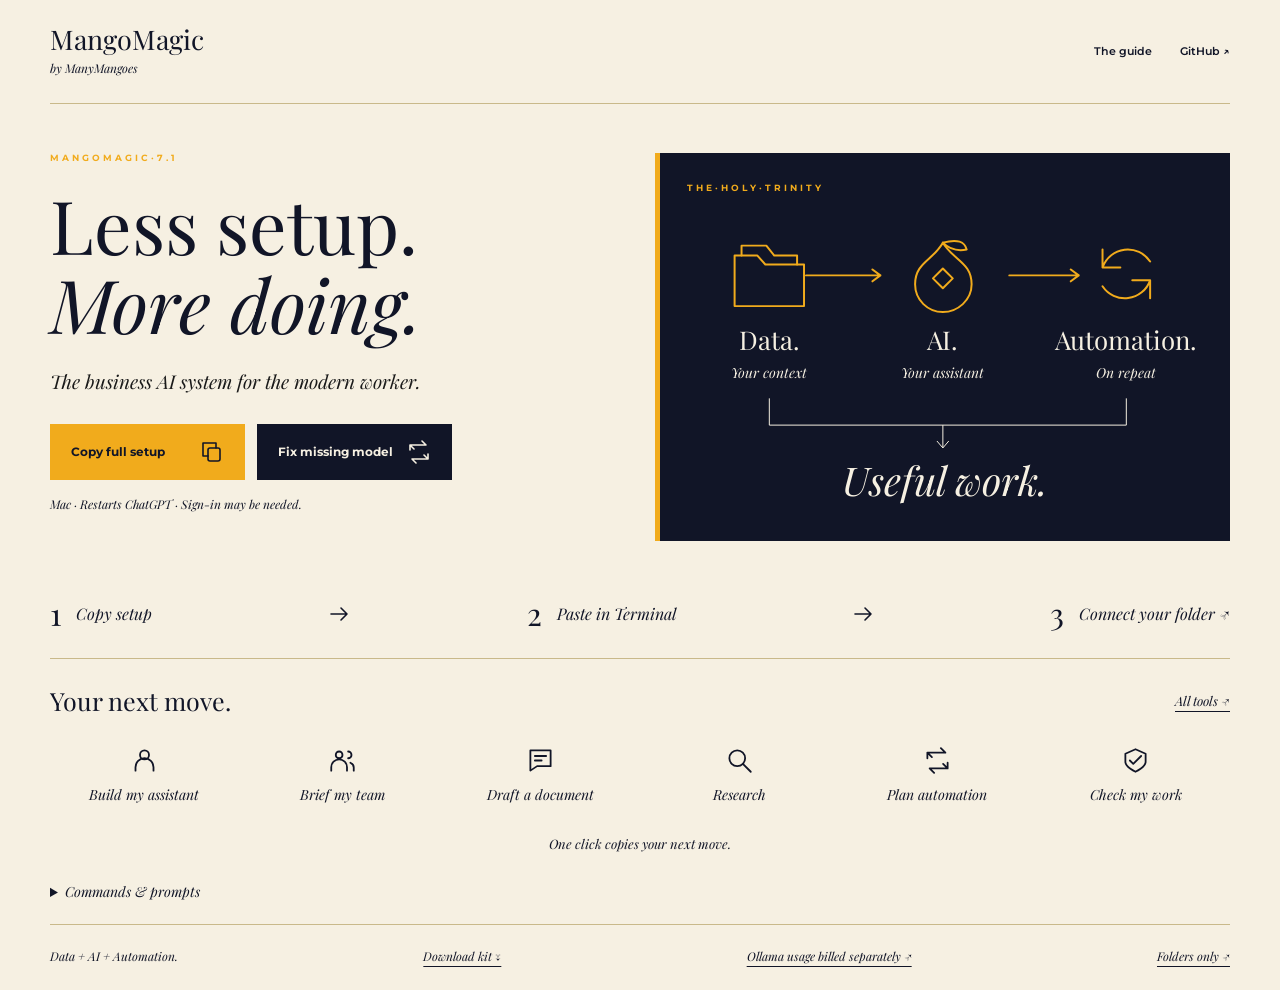
<file: index.html>
<!DOCTYPE html>
<html lang="en-AU">
<head>
<meta charset="UTF-8"><meta name="viewport" content="width=device-width, initial-scale=1">
<meta name="theme-color" content="#111527">
<meta name="description" content="The business AI system for the modern worker. Concise answers, checked work and useful agents. Data + AI + Automation.">
<meta property="og:title" content="Less setup. More doing. | MangoMagic">
<meta property="og:description" content="The business AI system for the modern worker. By ManyMangoes.">
<title>Less setup. More doing. · MangoMagic</title>
<link rel="icon" href="data:,">
<link rel="preconnect" href="https://fonts.googleapis.com"><link rel="preconnect" href="https://fonts.gstatic.com" crossorigin>
<link href="https://fonts.googleapis.com/css2?family=Montserrat:wght@600;700&family=Playfair+Display:ital,wght@0,400;0,600;1,400&display=swap" rel="stylesheet">
<link rel="stylesheet" href="assets/home.css?v=20260914-repair2">
<script src="assets/site.js" defer></script>
</head>
<body>
<a class="skip" href="#start">Skip to setup</a>
<svg class="icon-definitions" xmlns="http://www.w3.org/2000/svg" aria-hidden="true"><defs>
<symbol id="i-copy" viewBox="0 0 24 24"><rect x="8" y="8" width="12" height="13" rx="2"/><path d="M16 8V3H3v13h5"/></symbol>
<symbol id="i-arrow" viewBox="0 0 24 24"><path d="M4 12h16m-6-6 6 6-6 6"/></symbol>
<symbol id="i-person" viewBox="0 0 24 24"><circle cx="12" cy="7" r="4"/><path d="M4 21v-3a8 8 0 0 1 16 0v3"/></symbol>
<symbol id="i-team" viewBox="0 0 24 24"><circle cx="9" cy="7" r="3"/><path d="M2 21v-3a7 7 0 0 1 14 0v3M17 4a3 3 0 0 1 0 6m2 4a5 5 0 0 1 3 5v2"/></symbol>
<symbol id="i-message" viewBox="0 0 24 24"><path d="M3 3h18v14H9l-6 4V3Z"/><path d="M7 8h10M7 12h6"/></symbol>
<symbol id="i-search" viewBox="0 0 24 24"><circle cx="10" cy="10" r="7"/><path d="m15 15 7 7"/></symbol>
<symbol id="i-repeat" viewBox="0 0 24 24"><path d="M3 10V5h16l-4-4m6 13v5H5l4 4M3 5l4 4m14 10-4-4"/></symbol>
<symbol id="i-check" viewBox="0 0 24 24"><path d="M12 2 3 6v7c0 5 9 9 9 9s9-4 9-9V6l-9-4Z"/><path d="m7 12 3 3 7-7"/></symbol>
</defs></svg>
<header class="masthead wrap">
<a class="wordmark" href="index.html">MangoMagic<span>by ManyMangoes</span></a>
<nav aria-label="Main"><a href="guide.html">The guide</a><a href="https://github.com/mango-magic/mangomagic">GitHub ↗</a></nav>
</header>
<main class="wrap">
<section class="hero" id="start" aria-labelledby="hero-title">
<div class="hero-copy copy-block">
<p class="eyebrow" aria-label="MangoMagic 7.1">M A N G O M A G I C · 7 . 1</p>
<h1 id="hero-title">Less setup.<br><em>More doing.</em></h1>
<p class="lede">The business AI system for the modern worker.</p>
<div class="setup-actions"><button type="button" class="primary" data-copy="everything-command"><span>Copy full setup</span><svg class="icon" aria-hidden="true"><use href="#i-copy"/></svg></button><button type="button" class="primary repair" data-copy="repair-command" id="repair"><span>Fix missing model</span><svg class="icon" aria-hidden="true"><use href="#i-repeat"/></svg></button></div>
<p class="setup-note">Mac · Restarts ChatGPT · Sign-in may be needed.</p>
<p class="copy-status" aria-live="polite"></p>
</div>
<figure class="trinity" aria-label="The Holy Trinity: Data plus AI plus Automation. Your context and assistant make useful work repeatable.">
<figcaption class="eyebrow" aria-label="The Holy Trinity">T H E · H O L Y · T R I N I T Y</figcaption>
<svg class="trinity-art" viewBox="0 0 520 320" role="img" aria-labelledby="trinity-title trinity-desc">
<title id="trinity-title">Data + AI + Automation.</title><desc id="trinity-desc">Your context feeds your assistant. Tested automation puts useful work on repeat.</desc>
<g class="diagram-lines">
<path d="M120 75h75m-8-6 8 6-8 6M325 75h70m-8-6 8 6-8 6"/>
<g transform="translate(48 45)"><path d="M0 10h23l8 9h39v42H0Z"/><path d="M7 10V0h25l8 10h23v9"/></g>
<g transform="translate(230 42)"><path d="M28 0C18 18 0 20 0 42c0 16 13 28 28 28s29-12 29-28C57 20 39 18 28 0Z"/><path d="M28 0c15-4 22-1 24 7-10 2-17 0-24-7Z"/><path d="m18 36 10-10 10 10-10 10-10-10Z"/></g>
<g transform="translate(416 47)"><path d="M51 14A27 27 0 0 0 3 20M3 20V2m0 18h18M3 39a27 27 0 0 0 48-6m0 0v18m0-18H33"/></g>
</g>
<g class="diagram-title" text-anchor="middle"><text x="83" y="150">Data.</text><text x="258" y="150">AI.</text><text x="443" y="150">Automation.</text></g>
<g class="diagram-subtitle" text-anchor="middle"><text x="83" y="178">Your context</text><text x="258" y="178">Your assistant</text><text x="443" y="178">On repeat</text></g>
<path class="diagram-connector" d="M83 199v27h360v-27M258 226v23m-6-7 6 7 6-7"/>
<text class="diagram-output" x="260" y="297" text-anchor="middle">Useful work.</text>
</svg>
</figure>
</section>
<nav class="setup-path" aria-label="Setup in three steps">
<div><span class="step-number">1</span><span>Copy setup</span></div><svg class="icon path-arrow" aria-hidden="true"><use href="#i-arrow"/></svg>
<div><span class="step-number">2</span><span>Paste in Terminal</span></div><svg class="icon path-arrow" aria-hidden="true"><use href="#i-arrow"/></svg>
<a href="guide.html#connect"><span class="step-number">3</span><span>Connect your folder ↗</span></a>
</nav>
<section class="quick-tools" id="prompts" aria-labelledby="tools-title">
<div class="section-top"><h2 id="tools-title">Your next move.</h2><a href="guide.html#prompts">All tools ↗</a></div>
<div class="tool-row">
<button type="button" class="quick-action" data-copy="onboard-prompt" data-status="tool-status" id="context"><svg class="icon" aria-hidden="true"><use href="#i-person"/></svg><span>Build my assistant</span><svg class="copy-mark" aria-hidden="true"><use href="#i-copy"/></svg></button>
<button type="button" class="quick-action" data-copy="team-prompt" data-status="tool-status"><svg class="icon" aria-hidden="true"><use href="#i-team"/></svg><span>Brief my team</span><svg class="copy-mark" aria-hidden="true"><use href="#i-copy"/></svg></button>
<button type="button" class="quick-action" data-copy="document-prompt" data-status="tool-status"><svg class="icon" aria-hidden="true"><use href="#i-message"/></svg><span>Draft a document</span><svg class="copy-mark" aria-hidden="true"><use href="#i-copy"/></svg></button>
<button type="button" class="quick-action" data-copy="research-prompt" data-status="tool-status"><svg class="icon" aria-hidden="true"><use href="#i-search"/></svg><span>Research</span><svg class="copy-mark" aria-hidden="true"><use href="#i-copy"/></svg></button>
<button type="button" class="quick-action" data-copy="automation-prompt" data-status="tool-status"><svg class="icon" aria-hidden="true"><use href="#i-repeat"/></svg><span>Plan automation</span><svg class="copy-mark" aria-hidden="true"><use href="#i-copy"/></svg></button>
<button type="button" class="quick-action" data-copy="quality-prompt" data-status="tool-status"><svg class="icon" aria-hidden="true"><use href="#i-check"/></svg><span>Check my work</span><svg class="copy-mark" aria-hidden="true"><use href="#i-copy"/></svg></button>
</div>
<p id="tool-status" class="copy-status" aria-live="polite">One click copies your next move.</p>
</section>
<details class="source-drawer"><summary>Commands &amp; prompts</summary><p>Copy a command into Terminal. Copy a prompt into your connected project chat.</p><p><a href="guide.html">Step-by-step guide ↗</a> · <a href="assistant.html">Assistant guide ↗</a> · <a href="https://github.com/mango-magic/mangomagic/blob/main/setup-operations.sh">Read setup script ↗</a></p>
<section><h3>Full setup.</h3><pre id="everything-command" tabindex="0">bash -c &#x27;f=$(mktemp) || exit; trap &quot;rm -f \&quot;$f\&quot;&quot; EXIT; curl -fsSL https://raw.githubusercontent.com/mango-magic/mangomagic/main/setup-operations.sh -o &quot;$f&quot; &amp;&amp; bash &quot;$f&quot; --with-mangomagic&#x27;</pre></section>
<section><h3>Folders only.</h3><pre id="setup-command" tabindex="0">bash -c &#x27;f=$(mktemp) || exit; trap &quot;rm -f \&quot;$f\&quot;&quot; EXIT; curl -fsSL https://raw.githubusercontent.com/mango-magic/mangomagic/main/setup-operations.sh -o &quot;$f&quot; &amp;&amp; bash &quot;$f&quot;&#x27;</pre></section>
<section><h3>Model only.</h3><pre id="model-command" tabindex="0">bash -c &#x27;f=$(mktemp) || exit; trap &quot;rm -f \&quot;$f\&quot;&quot; EXIT; curl -fsSL https://raw.githubusercontent.com/mango-magic/mangomagic/main/install.sh -o &quot;$f&quot; &amp;&amp; bash &quot;$f&quot;&#x27;</pre></section>
<section><h3>Fix missing model.</h3><p>Refreshes MangoMagic, reconnects it and restarts the app. Your workspace stays in place.</p><pre id="repair-command" tabindex="0">bash -c &#x27;f=$(mktemp) || exit; trap &quot;rm -f \&quot;$f\&quot;&quot; EXIT; curl -fsSL &quot;https://raw.githubusercontent.com/mango-magic/mangomagic/main/install.sh?v=20260914-repair2&quot; -o &quot;$f&quot; &amp;&amp; bash &quot;$f&quot;&#x27;</pre></section>
<section><h3>Build my assistant.</h3><pre id="onboard-prompt" tabindex="0">Build an actually useful assistant for me in this AI Operations workspace. Read START_HERE.md, AGENTS.md and 00_Command_Centre/BUILD_MY_ASSISTANT.md. First verify that you can read the files; if access is missing, say exactly what is missing. Use the context and permissions I have already given you. Ask only for material gaps, up to five concise questions together, and follow my preferred pace. Learn from real tasks and examples of my writing. Adapt your communication to my preferences without mentioning personality types. Follow the playbook to build my profile, specific task register and reusable assistant instructions. Mark facts, assumptions and gaps honestly. Preserve existing work, update project_tasks.json, and produce one useful first deliverable with checks. Prepare three practical tasks for week one and the rollout audit. Account connections, external actions and schedules need their actual tools and my authorisation; never report them active just because files exist.</pre></section>
<section><h3>Brief my team.</h3><pre id="team-prompt" tabindex="0">Read AGENTS.md, CURRENT_MISSION.md and project_tasks.json. Deliver [specific outcome] in 03_Projects/[project]. Use [source files] and meet [acceptance criteria] by [deadline]. If supported, delegate independent parts to up to three relevant specialists. Give each a role file to read, exact inputs, a separate output path, file scope and a definition of done. Use fewer agents when practical. If delegation is unavailable, work sequentially and say so. Integrate the work, verify it against the evidence, update the tracker and return the deliverable with any remaining decisions. Continue authorised work without unnecessary check-ins.</pre></section>
<section><h3>Draft a document.</h3><pre id="document-prompt" tabindex="0">Read AGENTS.md, CURRENT_MISSION.md, the business brief and my assistant profile. Draft the document needed for my current task using the relevant source files and my working preferences. If the document or audience is unclear, ask one concise question. Use verified facts, show material assumptions and keep the result useful to its reader. Check figures, dates and links. Save the draft in the relevant project folder without overwriting existing work, then update project_tasks.json with its path and checks. Keep external delivery within my actual authorisation.</pre></section>
<section><h3>Research.</h3><pre id="research-prompt" tabindex="0">Research [decision] for [audience] using [approved documents and research scope]. Verify time-sensitive facts with primary sources when research tools are available. Record source dates and links. Separate facts, inference and unknowns; include conflicting evidence and what could change the answer. Save a one-page decision brief with options, recommendation, key risks and next action in 03_Projects/[project]. Check every material claim against its source. Update project_tasks.json and state any sources you could not access.</pre></section>
<section><h3>Plan automation.</h3><pre id="automation-prompt" tabindex="0">Prepare a recurring [job] for this project. Cadence: [schedule]. Timezone: [Area/City]. Inputs: [specific accessible files or connected tools]. Output: [file and success check]. Read 04_Automations/AUTOMATION_BRIEF.md and fill a copy for this routine. Define duplicate prevention, retry limit, stop condition and usage budget. Notify only on a meaningful change, actionable failure or required decision. Run one bounded manual test and inspect its output. Keep this a draft until I ask to schedule it; a saved file is not a scheduled task. Then verify the saved app schedule, timezone, enabled status and input access before reporting it active. Do not send messages, publish or spend as part of this routine.</pre></section>
<section><h3>Check my work.</h3><pre id="quality-prompt" tabindex="0">Review [deliverable path] against [task brief] and its cited sources. Check factual claims, calculations, links, missing requirements and whether the output is useful to its intended reader. Distinguish checks actually performed from checks still needed. Return pass, needs changes or blocked, with evidence and specific corrections. Fix routine issues within the authorised scope, recheck them and update project_tasks.json. Keep owner approval separate from technical completion. If this reviews your own work, disclose that the review is not independent.</pre></section>
</details>
</main>
<footer class="wrap"><span>Data + AI + Automation.</span><a href="assets/AI-Operations-Starter.zip" download>Download kit ↓</a><a href="https://ollama.com/pricing">Ollama usage billed separately ↗</a><a href="guide.html#start">Folders only ↗</a></footer>
<noscript><p class="wrap">Open Commands &amp; prompts to copy manually.</p></noscript>
</body>
</html>
</file>
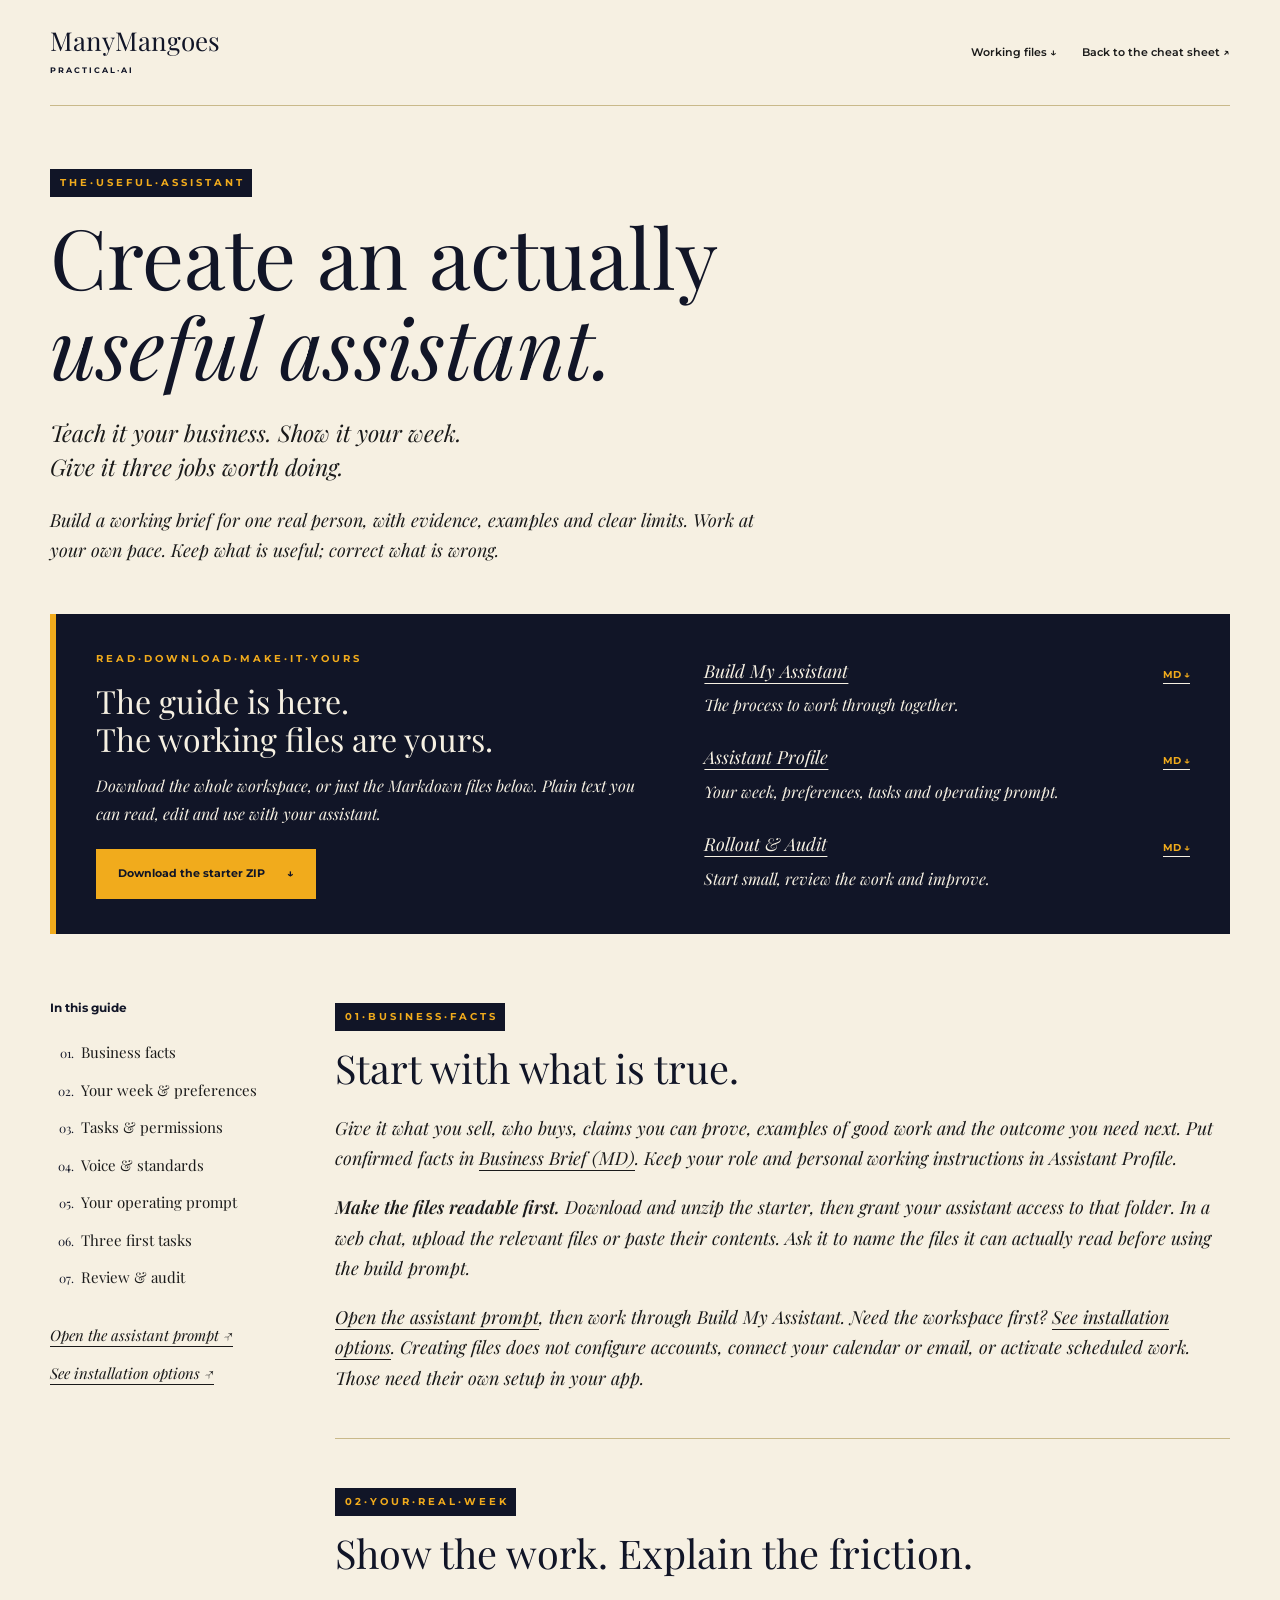
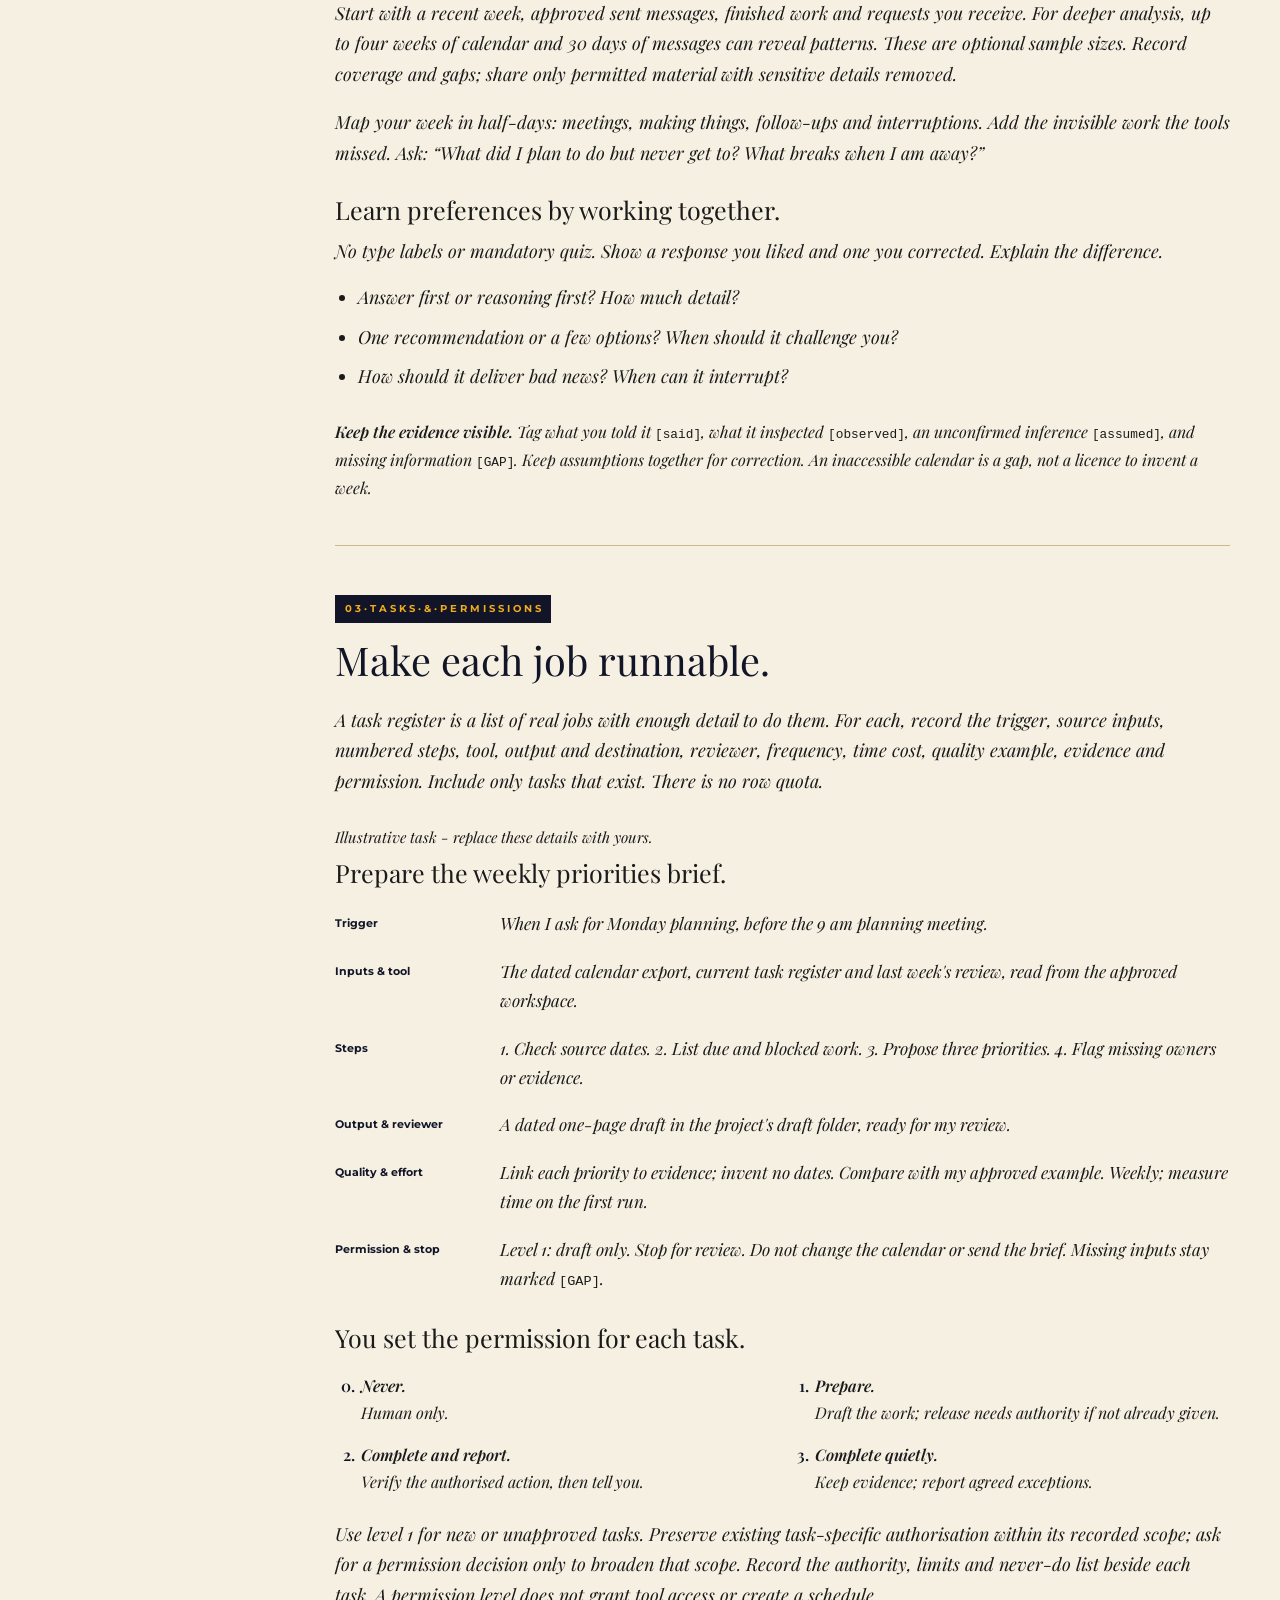
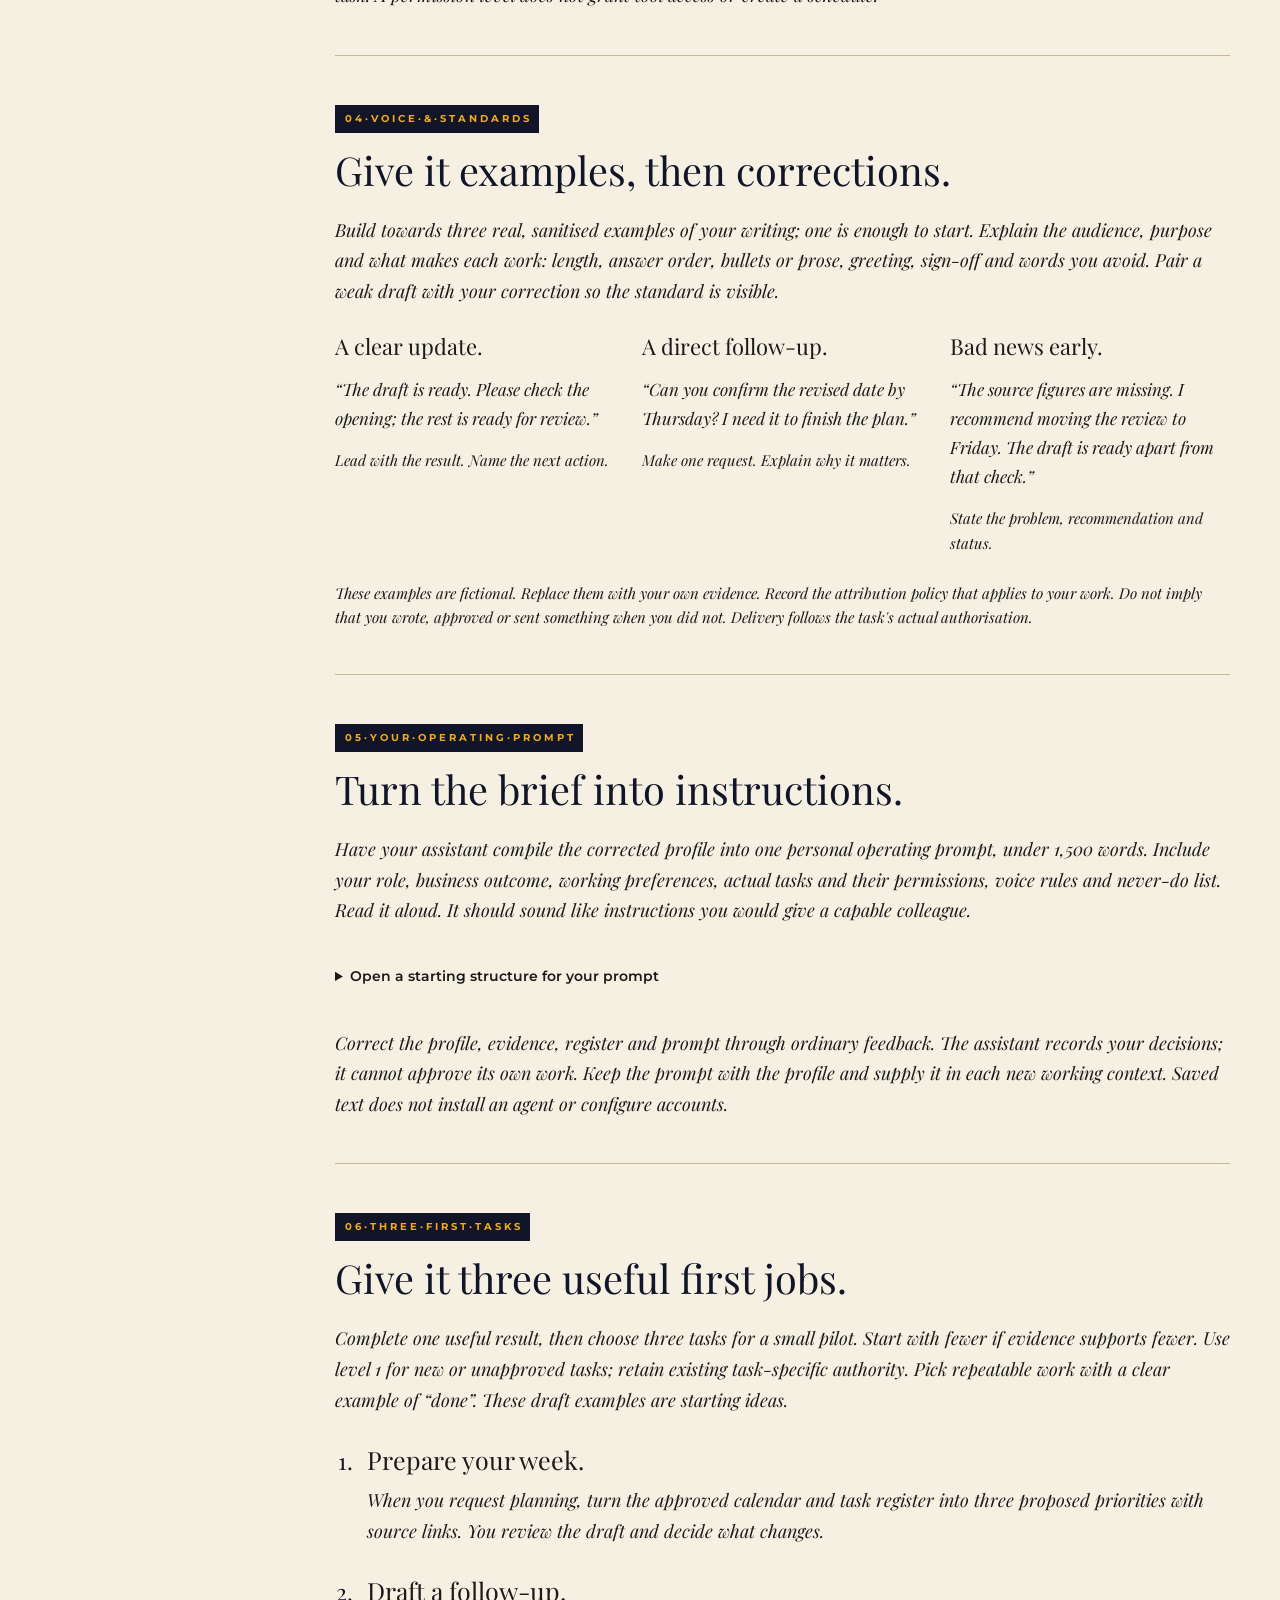
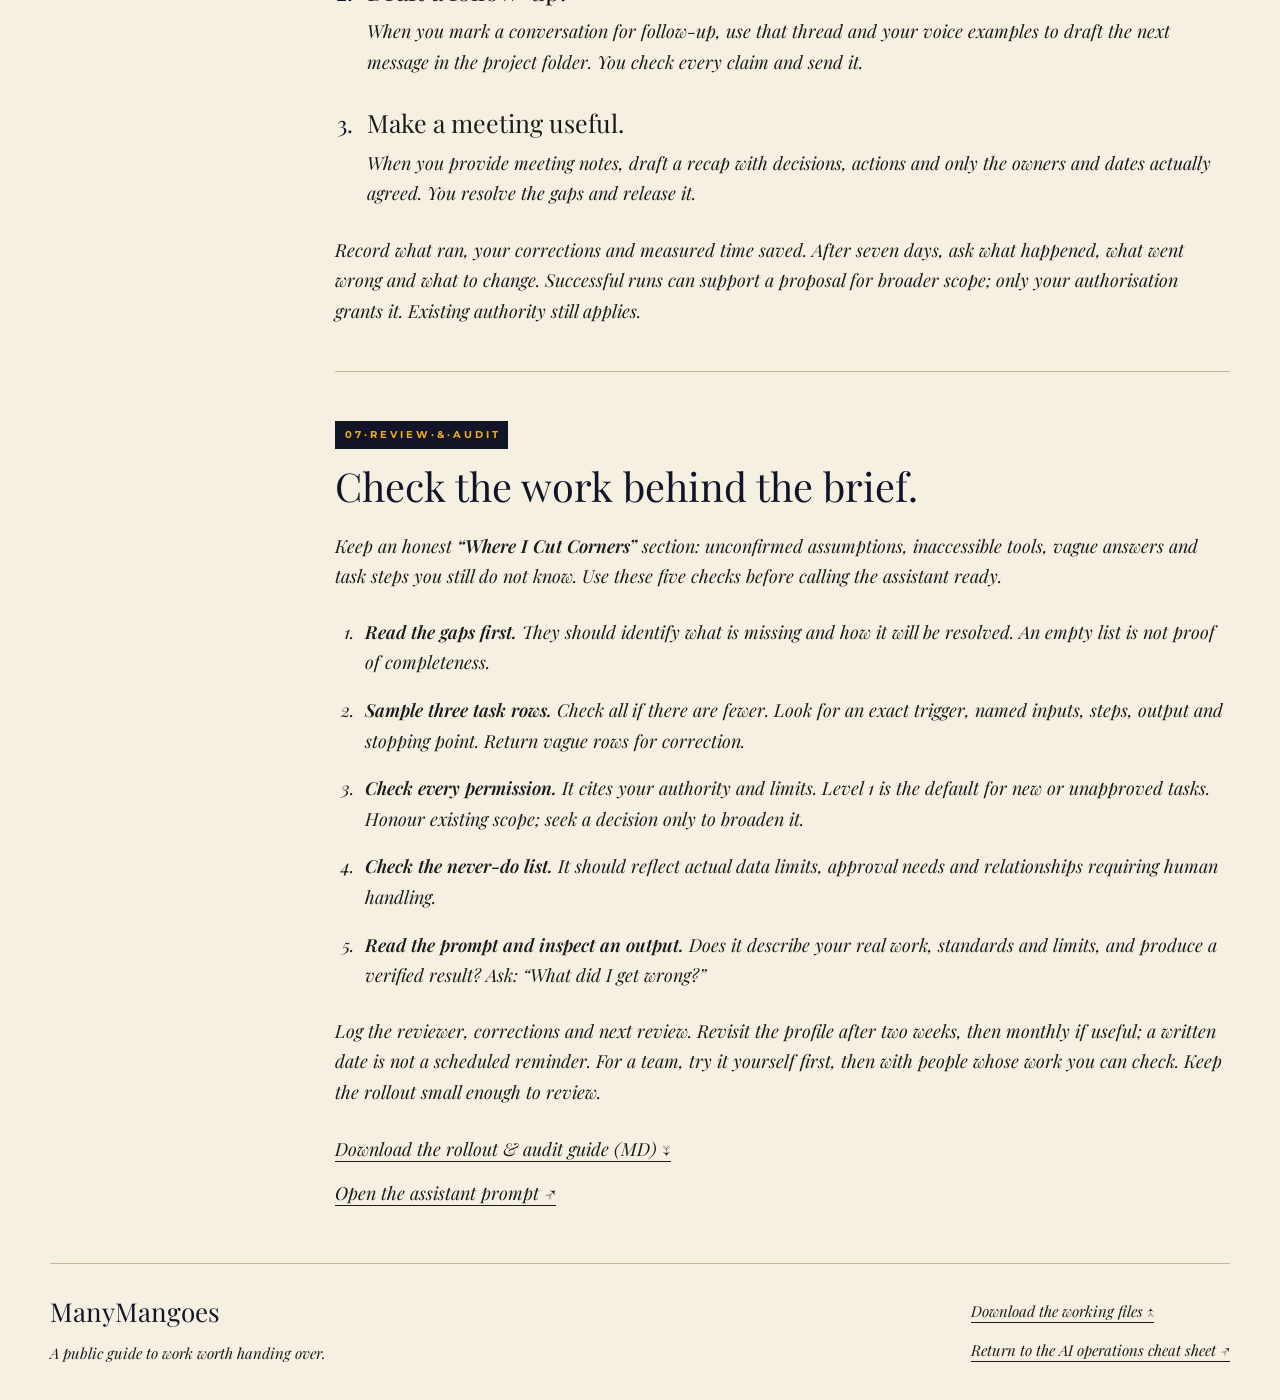
<file: assistant.html>
<!DOCTYPE html>
<html lang="en-AU">
<head>
  <meta charset="UTF-8">
  <meta name="viewport" content="width=device-width, initial-scale=1">
  <meta name="theme-color" content="#111527">
  <meta name="description" content="Create an actually useful assistant with ManyMangoes. Start with business facts, your actual week, clear permissions and three useful first tasks. Free Markdown guides and starter kit.">
  <meta property="og:title" content="Create an actually useful assistant. | ManyMangoes">
  <meta property="og:description" content="A practical, public guide to an assistant that knows your work, your voice and its limits. Read the guide and download the working files.">
  <title>Create an actually useful assistant. · ManyMangoes</title>
  <link rel="icon" href="data:,">
  <link rel="preconnect" href="https://fonts.googleapis.com">
  <link rel="preconnect" href="https://fonts.gstatic.com" crossorigin>
  <link href="https://fonts.googleapis.com/css2?family=Montserrat:wght@600;700&family=Playfair+Display:ital,wght@0,400;0,600;1,400;1,600&display=swap" rel="stylesheet">
  <link rel="stylesheet" href="assets/site.css">
  <link rel="stylesheet" href="assets/assistant.css">
</head>
<body class="assistant-page">
  <a class="skip" href="#guide">Skip to the guide</a>
  <header class="masthead wrap">
    <a class="wordmark" href="index.html">ManyMangoes<span>P R A C T I C A L · A I</span></a>
    <nav aria-label="Main">
      <a href="#downloads">Working files ↓</a>
      <a href="index.html">Back to the cheat sheet ↗</a>
    </nav>
  </header>

  <main id="guide" class="wrap">
    <header class="assistant-hero">
      <p class="eyebrow chapter-label" aria-label="The useful assistant guide">T H E · U S E F U L · A S S I S T A N T</p>
      <h1>Create an actually<br><em>useful assistant.</em></h1>
      <p class="lede">Teach it your business. Show it your week.<br>Give it three jobs worth doing.</p>
      <p class="hero-caption">Build a working brief for one real person, with evidence, examples and clear limits. Work at your own pace. Keep what is useful; correct what is wrong.</p>
    </header>

    <aside class="assistant-kit" id="downloads" aria-label="Download the working files">
      <div>
        <p class="eyebrow" aria-label="Read. Download. Make it yours.">R E A D · D O W N L O A D · M A K E · I T · Y O U R S</p>
        <p class="kit-title">The guide is here.<br>The working files are yours.</p>
        <p>Download the whole workspace, or just the Markdown files below. Plain text you can read, edit and use with your assistant.</p>
        <a class="button" href="assets/AI-Operations-Starter.zip" download>Download the starter ZIP <span aria-hidden="true">↓</span></a>
      </div>
      <ul class="kit-files">
        <li><a href="starter/00_Command_Centre/BUILD_MY_ASSISTANT.md" download>Build My Assistant <span>MD ↓</span></a><p>The process to work through together.</p></li>
        <li><a href="starter/00_Command_Centre/ASSISTANT_PROFILE.md" download>Assistant Profile <span>MD ↓</span></a><p>Your week, preferences, tasks and operating prompt.</p></li>
        <li><a href="starter/00_Command_Centre/ASSISTANT_ROLLOUT.md" download>Rollout &amp; Audit <span>MD ↓</span></a><p>Start small, review the work and improve.</p></li>
      </ul>
    </aside>

    <div class="assistant-layout">
      <nav class="assistant-contents" aria-label="In this guide">
        <p>In this guide</p>
        <ol>
          <li><a href="#facts">Business facts</a></li>
          <li><a href="#week">Your week &amp; preferences</a></li>
          <li><a href="#tasks">Tasks &amp; permissions</a></li>
          <li><a href="#voice">Voice &amp; standards</a></li>
          <li><a href="#prompt">Your operating prompt</a></li>
          <li><a href="#first-week">Three first tasks</a></li>
          <li><a href="#audit">Review &amp; audit</a></li>
        </ol>
        <a class="setup-link" href="index.html#context">Open the assistant prompt ↗</a>
        <a class="setup-link" href="index.html">See installation options ↗</a>
      </nav>

      <div class="assistant-reading">
        <section class="assistant-section" id="facts" aria-labelledby="facts-title">
          <p class="eyebrow chapter-label" aria-label="01. Business facts.">0 1 · B U S I N E S S · F A C T S</p>
          <h2 id="facts-title">Start with what is true.</h2>
          <p>Give it what you sell, who buys, claims you can prove, examples of good work and the outcome you need next. Put confirmed facts in <a href="starter/00_Command_Centre/BUSINESS_BRIEF.md" download>Business Brief (MD)</a>. Keep your role and personal working instructions in Assistant Profile.</p>
          <p><strong>Make the files readable first.</strong> Download and unzip the starter, then grant your assistant access to that folder. In a web chat, upload the relevant files or paste their contents. Ask it to name the files it can actually read before using the build prompt.</p>
          <p><a href="index.html#context">Open the assistant prompt</a>, then work through Build My Assistant. Need the workspace first? <a href="index.html">See installation options</a>. Creating files does not configure accounts, connect your calendar or email, or activate scheduled work. Those need their own setup in your app.</p>
        </section>

        <section class="assistant-section" id="week" aria-labelledby="week-title">
          <p class="eyebrow chapter-label" aria-label="02. Your real week.">0 2 · Y O U R · R E A L · W E E K</p>
          <h2 id="week-title">Show the work. Explain the friction.</h2>
          <p>Start with a recent week, approved sent messages, finished work and requests you receive. For deeper analysis, up to four weeks of calendar and 30 days of messages can reveal patterns. These are optional sample sizes. Record coverage and gaps; share only permitted material with sensitive details removed.</p>
          <p>Map your week in half-days: meetings, making things, follow-ups and interruptions. Add the invisible work the tools missed. Ask: <q>What did I plan to do but never get to? What breaks when I am away?</q></p>
          <div class="preferences">
            <h3>Learn preferences by working together.</h3>
            <p>No type labels or mandatory quiz. Show a response you liked and one you corrected. Explain the difference.</p>
            <ul>
              <li>Answer first or reasoning first? How much detail?</li>
              <li>One recommendation or a few options? When should it challenge you?</li>
              <li>How should it deliver bad news? When can it interrupt?</li>
            </ul>
          </div>
          <p class="evidence-note"><strong>Keep the evidence visible.</strong> Tag what you told it <code>[said]</code>, what it inspected <code>[observed]</code>, an unconfirmed inference <code>[assumed]</code>, and missing information <code>[GAP]</code>. Keep assumptions together for correction. An inaccessible calendar is a gap, not a licence to invent a week.</p>
        </section>

        <section class="assistant-section" id="tasks" aria-labelledby="tasks-title">
          <p class="eyebrow chapter-label" aria-label="03. Tasks and permissions.">0 3 · T A S K S · &amp; · P E R M I S S I O N S</p>
          <h2 id="tasks-title">Make each job runnable.</h2>
          <p>A task register is a list of real jobs with enough detail to do them. For each, record the trigger, source inputs, numbered steps, tool, output and destination, reviewer, frequency, time cost, quality example, evidence and permission. Include only tasks that exist. There is no row quota.</p>
          <article class="task-example" aria-labelledby="example-title">
            <p class="example-caption">Illustrative task - replace these details with yours.</p>
            <h3 id="example-title">Prepare the weekly priorities brief.</h3>
            <dl class="task-spec">
              <div><dt>Trigger</dt><dd>When I ask for Monday planning, before the 9 am planning meeting.</dd></div>
              <div><dt>Inputs &amp; tool</dt><dd>The dated calendar export, current task register and last week's review, read from the approved workspace.</dd></div>
              <div><dt>Steps</dt><dd>1. Check source dates. 2. List due and blocked work. 3. Propose three priorities. 4. Flag missing owners or evidence.</dd></div>
              <div><dt>Output &amp; reviewer</dt><dd>A dated one-page draft in the project's draft folder, ready for my review.</dd></div>
              <div><dt>Quality &amp; effort</dt><dd>Link each priority to evidence; invent no dates. Compare with my approved example. Weekly; measure time on the first run.</dd></div>
              <div><dt>Permission &amp; stop</dt><dd>Level 1: draft only. Stop for review. Do not change the calendar or send the brief. Missing inputs stay marked <code>[GAP]</code>.</dd></div>
            </dl>
          </article>
          <h3 class="subheading">You set the permission for each task.</h3>
          <ol class="permission-list" start="0">
            <li><strong>Never.</strong> Human only.</li>
            <li><strong>Prepare.</strong> Draft the work; release needs authority if not already given.</li>
            <li><strong>Complete and report.</strong> Verify the authorised action, then tell you.</li>
            <li><strong>Complete quietly.</strong> Keep evidence; report agreed exceptions.</li>
          </ol>
          <p>Use level 1 for new or unapproved tasks. Preserve existing task-specific authorisation within its recorded scope; ask for a permission decision only to broaden that scope. Record the authority, limits and never-do list beside each task. A permission level does not grant tool access or create a schedule.</p>
        </section>

        <section class="assistant-section" id="voice" aria-labelledby="voice-title">
          <p class="eyebrow chapter-label" aria-label="04. Voice and standards.">0 4 · V O I C E · &amp; · S T A N D A R D S</p>
          <h2 id="voice-title">Give it examples, then corrections.</h2>
          <p>Build towards three real, sanitised examples of your writing; one is enough to start. Explain the audience, purpose and what makes each work: length, answer order, bullets or prose, greeting, sign-off and words you avoid. Pair a weak draft with your correction so the standard is visible.</p>
          <div class="voice-examples" aria-label="Fictional voice examples">
            <article><h3>A clear update.</h3><blockquote><p>The draft is ready. Please check the opening; the rest is ready for review.</p></blockquote><p class="example-caption">Lead with the result. Name the next action.</p></article>
            <article><h3>A direct follow-up.</h3><blockquote><p>Can you confirm the revised date by Thursday? I need it to finish the plan.</p></blockquote><p class="example-caption">Make one request. Explain why it matters.</p></article>
            <article><h3>Bad news early.</h3><blockquote><p>The source figures are missing. I recommend moving the review to Friday. The draft is ready apart from that check.</p></blockquote><p class="example-caption">State the problem, recommendation and status.</p></article>
          </div>
          <p class="small">These examples are fictional. Replace them with your own evidence. Record the attribution policy that applies to your work. Do not imply that you wrote, approved or sent something when you did not. Delivery follows the task's actual authorisation.</p>
        </section>

        <section class="assistant-section" id="prompt" aria-labelledby="prompt-title">
          <p class="eyebrow chapter-label" aria-label="05. Your operating prompt.">0 5 · Y O U R · O P E R A T I N G · P R O M P T</p>
          <h2 id="prompt-title">Turn the brief into instructions.</h2>
          <p>Have your assistant compile the corrected profile into one personal operating prompt, under 1,500 words. Include your role, business outcome, working preferences, actual tasks and their permissions, voice rules and never-do list. Read it aloud. It should sound like instructions you would give a capable colleague.</p>
          <details class="prompt-template">
            <summary>Open a starting structure for your prompt</summary>
            <p class="small" id="prompt-help">Replace every bracketed placeholder with confirmed details. Select and copy the text; save the completed version in Assistant Profile. It works only when the referenced files are readable in your chat.</p>
            <pre tabindex="0" aria-label="Personal operating prompt template" aria-describedby="prompt-help">You are my assistant for [role and business]. My current outcome is [specific outcome].

Use my Business Brief and Assistant Profile as context. Verify that you can read them. If access is missing, name the gap and ask for the files. Do not invent facts. Distinguish what I said, what you observed and what remains assumed.

Work with me like this: [answer order, level of detail, how to challenge me and how to deliver bad news].

My first three tasks are:
1. When [precise trigger], use [inputs and tool] to create [output at destination]. Stop at [permission boundary].
2. When [precise trigger], use [inputs and tool] to create [output at destination]. Stop at [permission boundary].
3. When [precise trigger], use [inputs and tool] to create [output at destination]. Stop at [permission boundary].

Follow the steps and quality examples in my task register. Match [voice rules and approved examples] and follow [applicable attribution policy]. Never [specific prohibited actions or data access]. Escalate [specific condition] to [approved reviewer].

Use level 1 for new or unapproved tasks. Preserve my existing task-specific authorisation within its recorded scope; do not ask me to approve it again. Ask for a permission decision only when a proposed action broadens that scope. Do not send, post, spend or commit beyond my authority. Show assumptions, missing inputs and incomplete work. Ask: “What did I get wrong?” Record my corrections.</pre>
          </details>
          <p>Correct the profile, evidence, register and prompt through ordinary feedback. The assistant records your decisions; it cannot approve its own work. Keep the prompt with the profile and supply it in each new working context. Saved text does not install an agent or configure accounts.</p>
        </section>

        <section class="assistant-section" id="first-week" aria-labelledby="first-week-title">
          <p class="eyebrow chapter-label" aria-label="06. Three first tasks.">0 6 · T H R E E · F I R S T · T A S K S</p>
          <h2 id="first-week-title">Give it three useful first jobs.</h2>
          <p>Complete one useful result, then choose three tasks for a small pilot. Start with fewer if evidence supports fewer. Use level 1 for new or unapproved tasks; retain existing task-specific authority. Pick repeatable work with a clear example of “done”. These draft examples are starting ideas.</p>
          <ol class="first-tasks">
            <li><h3>Prepare your week.</h3><p>When you request planning, turn the approved calendar and task register into three proposed priorities with source links. You review the draft and decide what changes.</p></li>
            <li><h3>Draft a follow-up.</h3><p>When you mark a conversation for follow-up, use that thread and your voice examples to draft the next message in the project folder. You check every claim and send it.</p></li>
            <li><h3>Make a meeting useful.</h3><p>When you provide meeting notes, draft a recap with decisions, actions and only the owners and dates actually agreed. You resolve the gaps and release it.</p></li>
          </ol>
          <p>Record what ran, your corrections and measured time saved. After seven days, ask what happened, what went wrong and what to change. Successful runs can support a proposal for broader scope; only your authorisation grants it. Existing authority still applies.</p>
        </section>

        <section class="assistant-section" id="audit" aria-labelledby="audit-title">
          <p class="eyebrow chapter-label" aria-label="07. Review and audit.">0 7 · R E V I E W · &amp; · A U D I T</p>
          <h2 id="audit-title">Check the work behind the brief.</h2>
          <p>Keep an honest <strong>“Where I Cut Corners”</strong> section: unconfirmed assumptions, inaccessible tools, vague answers and task steps you still do not know. Use these five checks before calling the assistant ready.</p>
          <ol class="audit-list">
            <li><strong>Read the gaps first.</strong> They should identify what is missing and how it will be resolved. An empty list is not proof of completeness.</li>
            <li><strong>Sample three task rows.</strong> Check all if there are fewer. Look for an exact trigger, named inputs, steps, output and stopping point. Return vague rows for correction.</li>
            <li><strong>Check every permission.</strong> It cites your authority and limits. Level 1 is the default for new or unapproved tasks. Honour existing scope; seek a decision only to broaden it.</li>
            <li><strong>Check the never-do list.</strong> It should reflect actual data limits, approval needs and relationships requiring human handling.</li>
            <li><strong>Read the prompt and inspect an output.</strong> Does it describe your real work, standards and limits, and produce a verified result? Ask: “What did I get wrong?”</li>
          </ol>
          <p>Log the reviewer, corrections and next review. Revisit the profile after two weeks, then monthly if useful; a written date is not a scheduled reminder. For a team, try it yourself first, then with people whose work you can check. Keep the rollout small enough to review.</p>
          <div class="closing-links">
            <a href="starter/00_Command_Centre/ASSISTANT_ROLLOUT.md" download>Download the rollout &amp; audit guide (MD) ↓</a>
            <a href="index.html#context">Open the assistant prompt ↗</a>
          </div>
        </section>
      </div>
    </div>
  </main>

  <footer class="wrap assistant-footer">
    <div><a class="wordmark" href="index.html">ManyMangoes</a><p>A public guide to work worth handing over.</p></div>
    <nav aria-label="Footer"><a href="#downloads">Download the working files ↑</a><a href="index.html">Return to the AI operations cheat sheet ↗</a></nav>
  </footer>
</body>
</html>
</file>
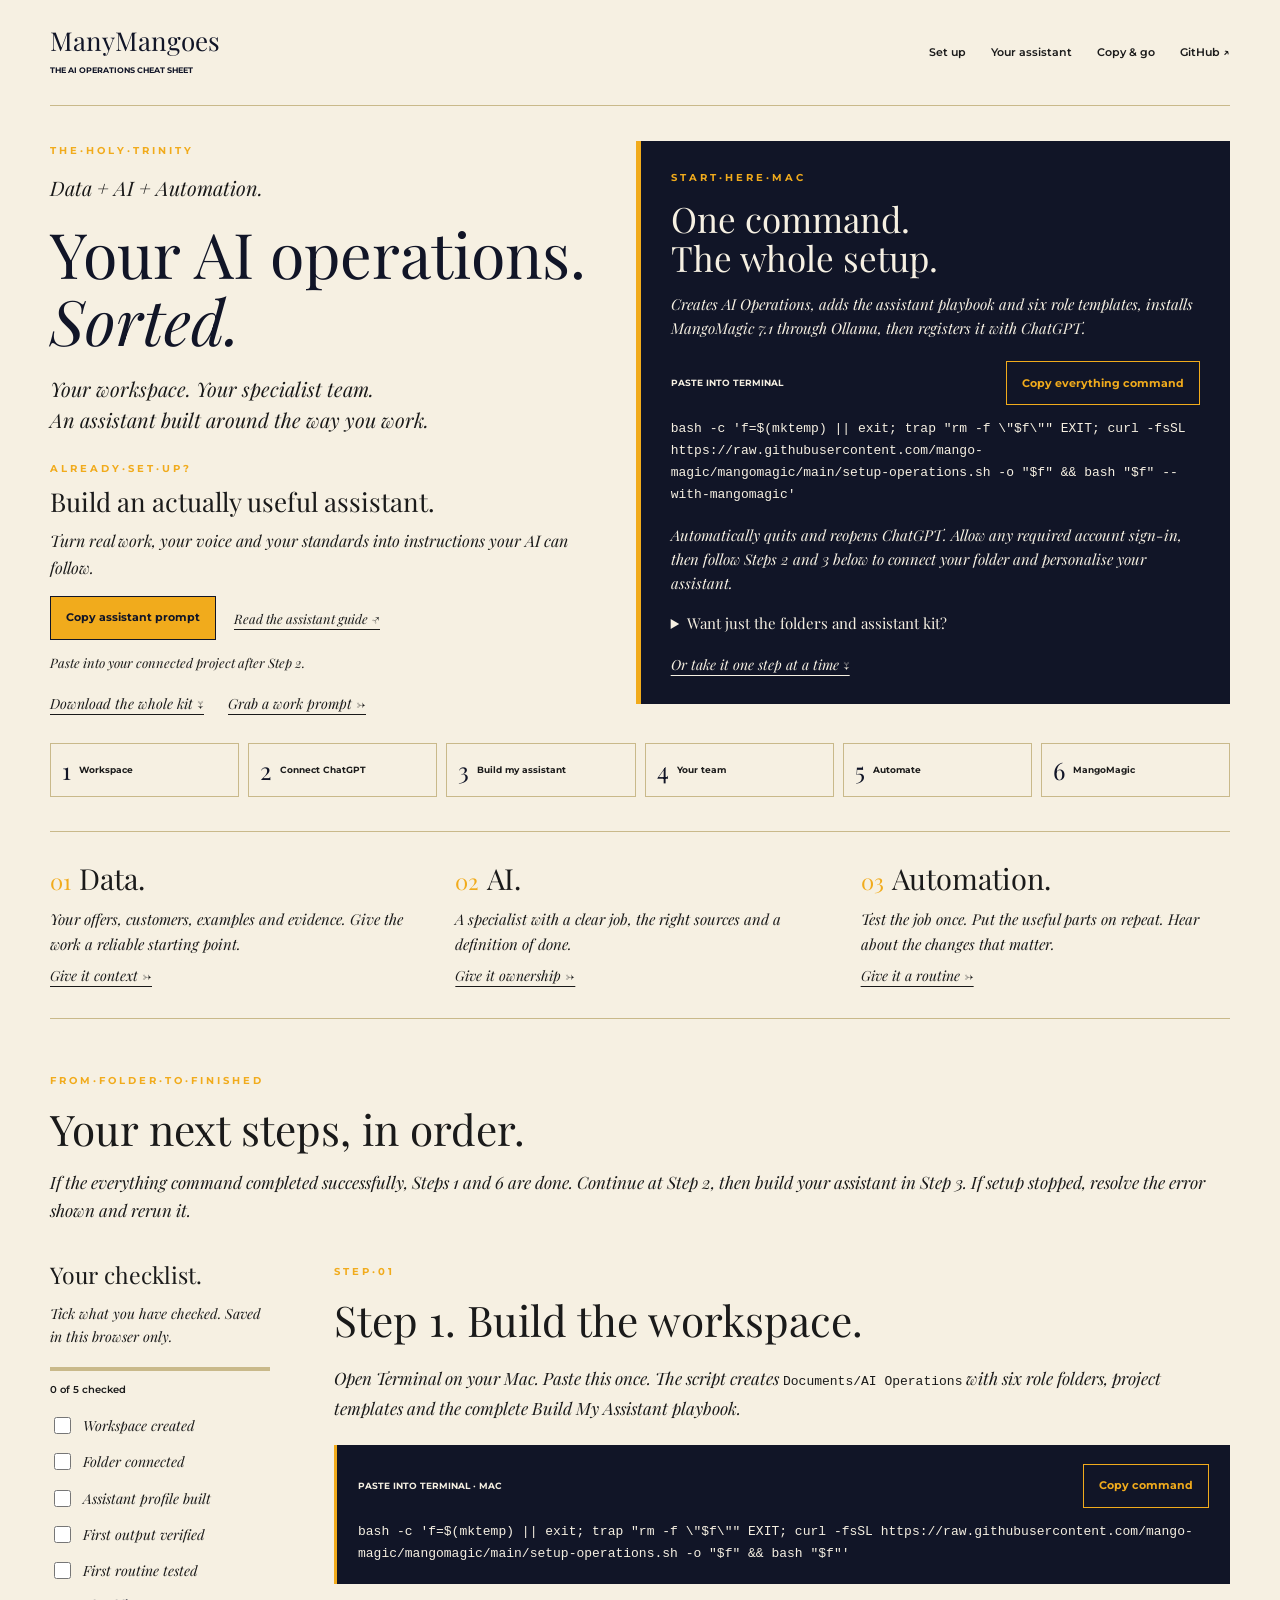
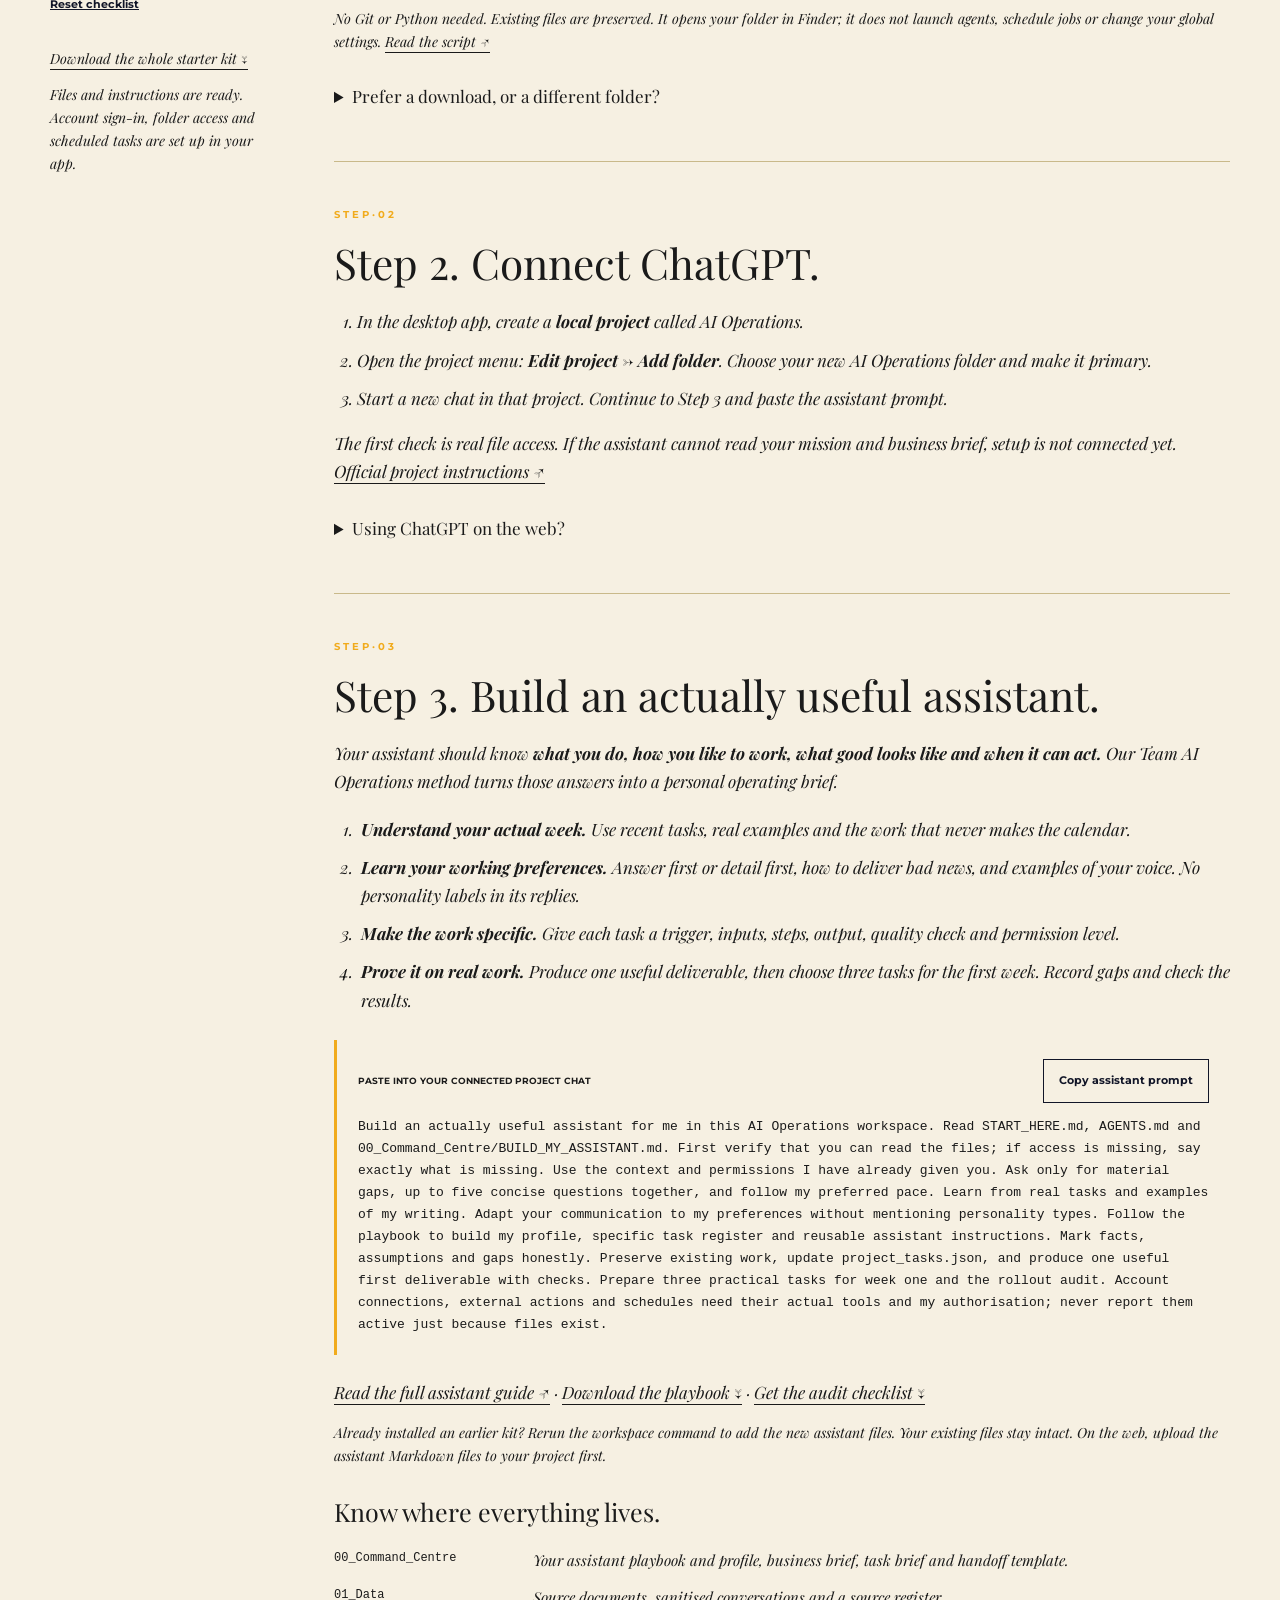
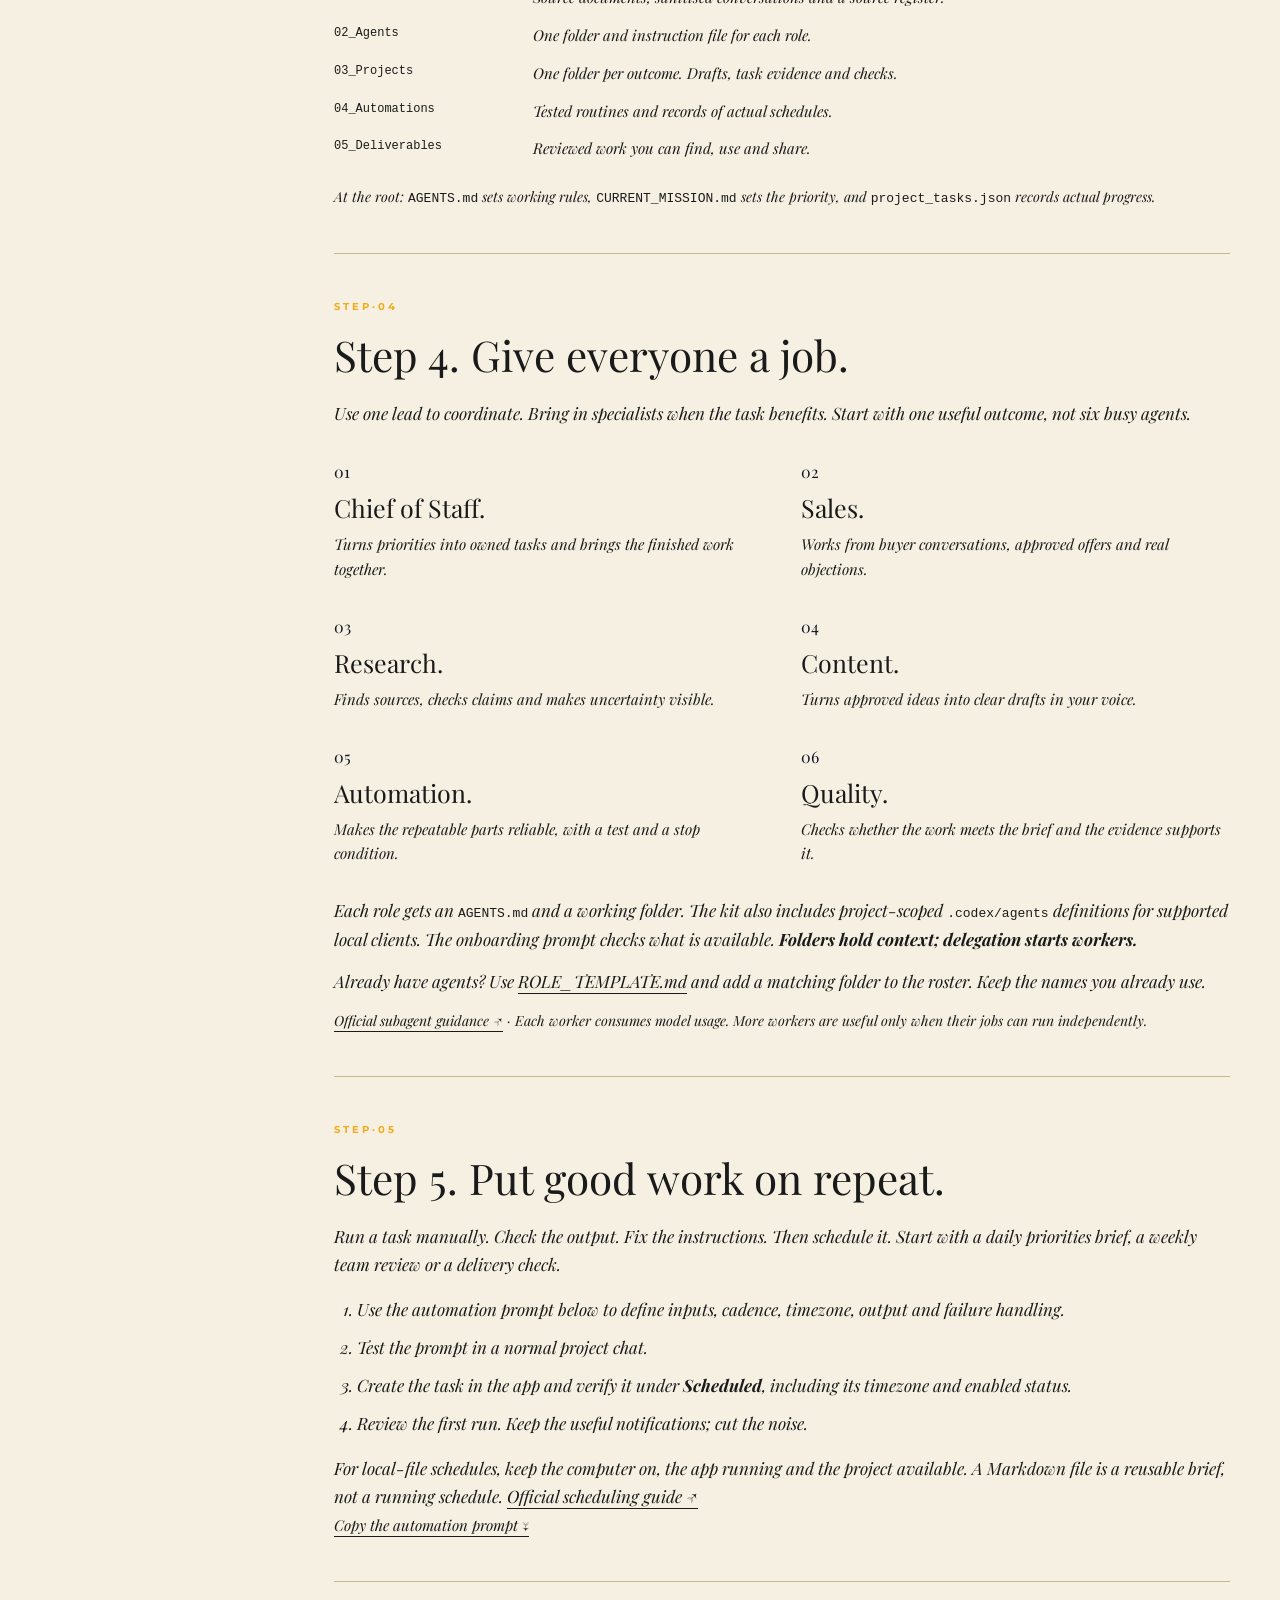
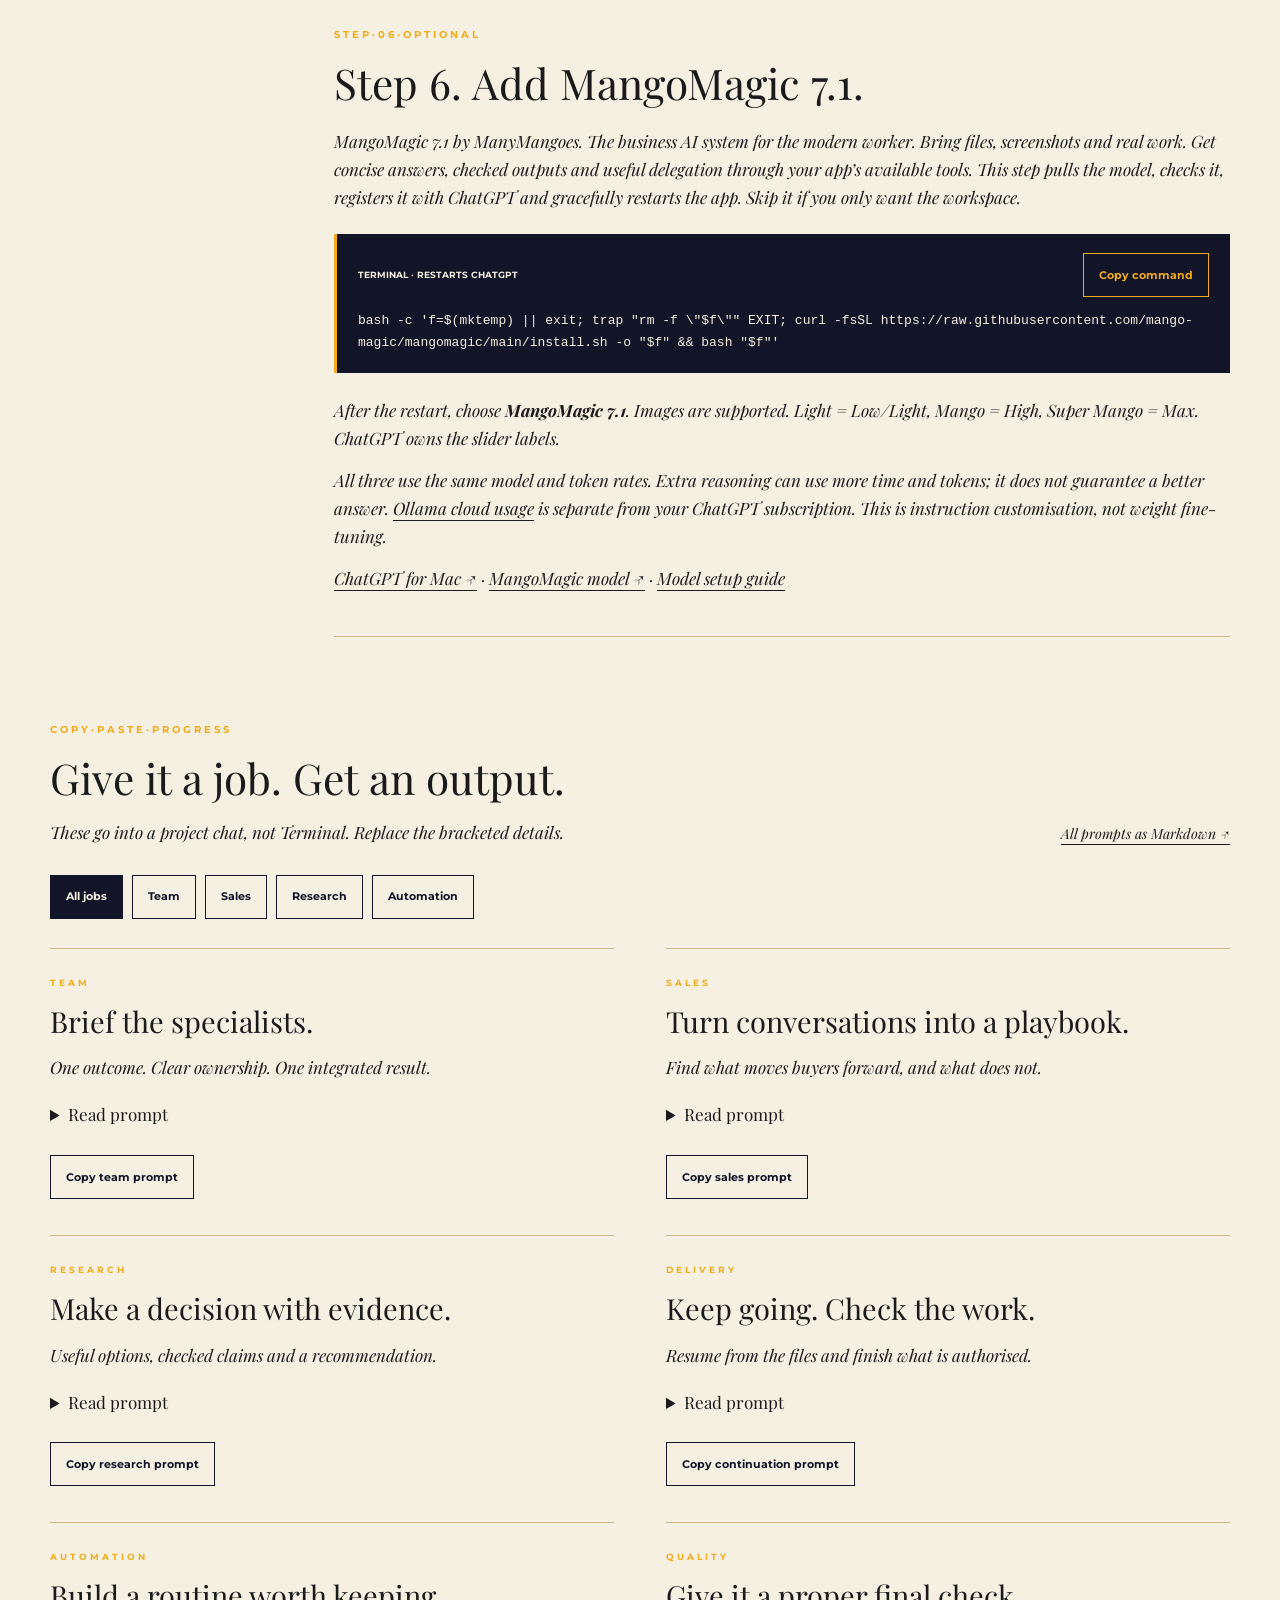
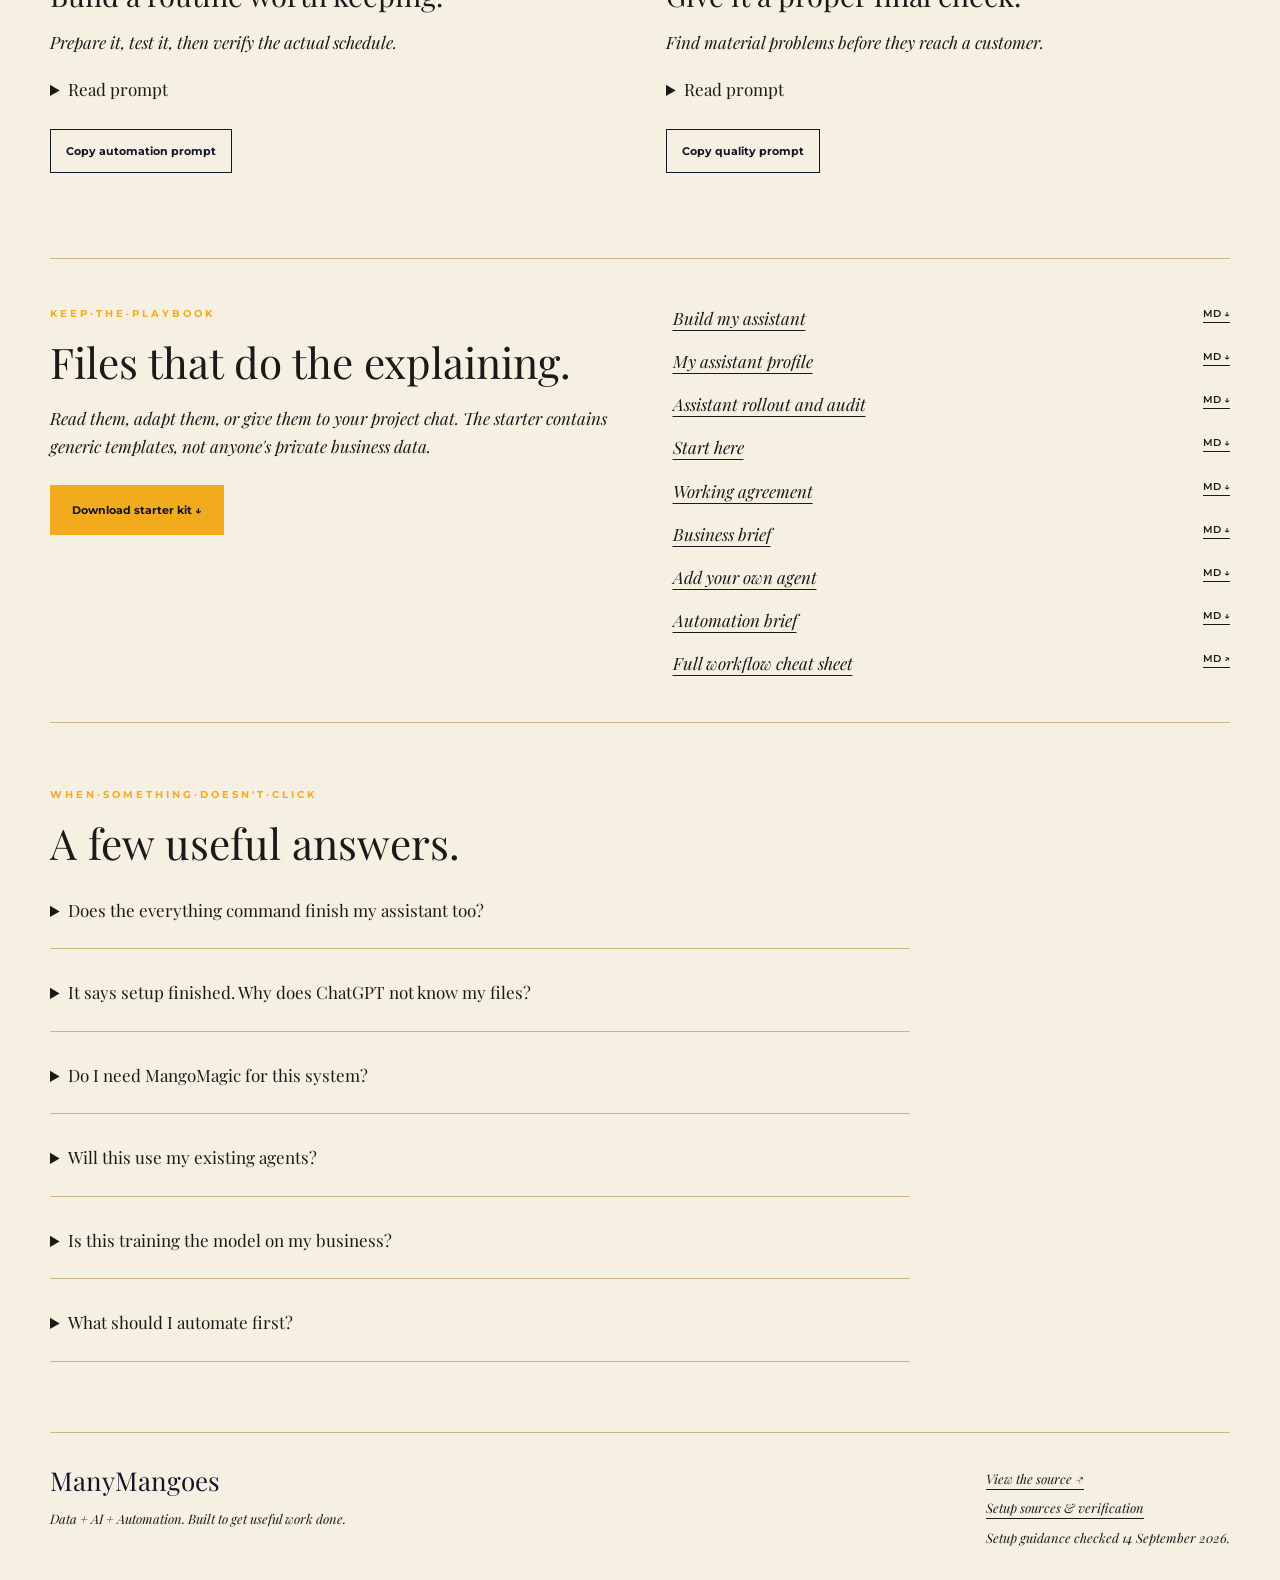
<file: guide.html>
<!DOCTYPE html>
<html lang="en-AU">
<head>
<meta charset="UTF-8"><meta name="viewport" content="width=device-width, initial-scale=1">
<meta name="theme-color" content="#111527">
<meta name="description" content="The ManyMangoes cheat sheet for getting useful work done with ChatGPT. Data + AI + Automation. One-command setup, a Build My Assistant playbook, specialist roles and copy/paste prompts.">
<meta property="og:title" content="Your AI operations. Sorted. | ManyMangoes">
<meta property="og:description" content="Data + AI + Automation. Build your workspace. Brief your agents. Put useful work on repeat.">
<title>The setup guide. · ManyMangoes</title>
<link rel="icon" href="data:,">
<link rel="preconnect" href="https://fonts.googleapis.com"><link rel="preconnect" href="https://fonts.gstatic.com" crossorigin>
<link href="https://fonts.googleapis.com/css2?family=Montserrat:wght@600;700&family=Playfair+Display:ital,wght@0,400;0,600;1,400&display=swap" rel="stylesheet">
<link rel="stylesheet" href="assets/site.css">
<script src="assets/site.js" defer></script>
</head>
<body>
<a class="skip" href="#start">Skip to setup</a>
<header class="masthead wrap"><a class="wordmark" href="index.html">ManyMangoes<span>THE AI OPERATIONS CHEAT SHEET</span></a><nav aria-label="Main"><a href="#start">Set up</a><a href="assistant.html">Your assistant</a><a href="#prompts">Copy &amp; go</a><a href="https://github.com/mango-magic/mangomagic">GitHub ↗</a></nav></header>
<main>
<section class="hero wrap" aria-labelledby="hero-title">
<div class="hero-intro"><p class="eyebrow">T H E · H O L Y · T R I N I T Y</p><p class="hero-equation">Data + AI + Automation.</p><h1 id="hero-title">Your AI operations.<br><em>Sorted.</em></h1><p class="lede">Your workspace. Your specialist team.<br>An assistant built around the way you work.</p>
<div class="copy-block hero-assistant"><p class="eyebrow">A L R E A D Y · S E T · U P ?</p><h2>Build an actually useful assistant.</h2><p>Turn real work, your voice and your standards into instructions your AI can follow.</p><div class="actions"><button type="button" class="button" data-copy="onboard-prompt">Copy assistant prompt</button><a href="assistant.html">Read the assistant guide ↗</a></div><span class="copy-status" aria-live="polite"></span><p class="small">Paste into your connected project after Step 2.</p></div>
<div class="hero-links"><a href="assets/AI-Operations-Starter.zip" download>Download the whole kit ↓</a><a href="#prompts">Grab a work prompt →</a></div></div>
<div class="hero-install terminal"><p class="eyebrow">S T A R T · H E R E · M A C</p><h2>One command.<br>The whole setup.</h2><p>Creates AI Operations, adds the assistant playbook and six role templates, installs MangoMagic 7.1 through Ollama, then registers it with ChatGPT.</p>
<div class="copy-block terminal hero-command"><div class="block-heading"><span>PASTE INTO TERMINAL</span><button type="button" data-copy="everything-command">Copy everything command</button></div><pre id="everything-command"><code>bash -c 'f=$(mktemp) || exit; trap "rm -f \"$f\"" EXIT; curl -fsSL https://raw.githubusercontent.com/mango-magic/mangomagic/main/setup-operations.sh -o "$f" && bash "$f" --with-mangomagic'</code></pre><span class="copy-status" aria-live="polite"></span></div>
<p class="small">Automatically quits and reopens ChatGPT. Allow any required account sign-in, then follow Steps 2 and 3 below to connect your folder and personalise your assistant.</p>
<details class="workspace-choice"><summary>Want just the folders and assistant kit?</summary><p>Use this if you already have a model. You can add MangoMagic later in Step 6.</p><div class="copy-block terminal"><div class="block-heading"><span>WORKSPACE ONLY</span><button type="button" data-copy="setup-command">Copy workspace command</button></div><pre id="setup-command"><code>bash -c 'f=$(mktemp) || exit; trap "rm -f \"$f\"" EXIT; curl -fsSL https://raw.githubusercontent.com/mango-magic/mangomagic/main/setup-operations.sh -o "$f" && bash "$f"'</code></pre><span class="copy-status" aria-live="polite"></span></div></details><a class="setup-alternative" href="#start">Or take it one step at a time ↓</a></div>
<ol class="hero-steps" aria-label="Setup steps"><li><a href="#start"><span>1</span>Workspace</a></li><li><a href="#connect"><span>2</span>Connect ChatGPT</a></li><li><a href="#context"><span>3</span>Build my assistant</a></li><li><a href="#team"><span>4</span>Your team</a></li><li><a href="#automate"><span>5</span>Automate</a></li><li><a href="#model-setup"><span>6</span>MangoMagic <em>optional</em></a></li></ol>
</section>
<section class="trinity wrap" aria-labelledby="trinity-title">
<div class="trinity-heading"><p class="eyebrow">T H E · H O L Y · T R I N I T Y</p><h2 id="trinity-title">Data + AI + Automation.</h2><p>One connected way to work.</p></div>
<div class="trinity-grid"><article><span class="step-no">01</span><h3>Data.</h3><p>Your offers, customers, examples and evidence. Give the work a reliable starting point.</p><a href="#context">Give it context →</a></article><article><span class="step-no">02</span><h3>AI.</h3><p>A specialist with a clear job, the right sources and a definition of done.</p><a href="#team">Give it ownership →</a></article><article><span class="step-no">03</span><h3>Automation.</h3><p>Test the job once. Put the useful parts on repeat. Hear about the changes that matter.</p><a href="#automate">Give it a routine →</a></article></div>
</section>
<div class="wrap section-intro"><p class="eyebrow">F R O M · F O L D E R · T O · F I N I S H E D</p><h2>Your next steps, in order.</h2><p>If the everything command completed successfully, Steps 1 and 6 are done. Continue at Step 2, then build your assistant in Step 3. If setup stopped, resolve the error shown and rerun it.</p></div>
<div class="workspace-layout wrap">
<aside class="progress-panel"><h3>Your checklist.</h3><p class="small">Tick what you have checked. Saved in this browser only.</p><div class="progress-track"><span id="progress-fill"></span></div><p id="progress-text" role="status">0 of 5 checked</p><div class="checks"><label><input type="checkbox" data-check="workspace"> Workspace created</label><label><input type="checkbox" data-check="connected"> Folder connected</label><label><input type="checkbox" data-check="assistant-profile"> Assistant profile built</label><label><input type="checkbox" data-check="delivery"> First output verified</label><label><input type="checkbox" data-check="routine"> First routine tested</label></div><button class="plain-button" id="reset-progress" type="button">Reset checklist</button><a href="assets/AI-Operations-Starter.zip" download>Download the whole starter kit ↓</a><p class="small">Files and instructions are ready. Account sign-in, folder access and scheduled tasks are set up in your app.</p></aside>
<div class="guide">
<section class="guide-step" id="start"><p class="eyebrow">S T E P · 0 1</p><h2>Step 1. Build the workspace.</h2><p>Open Terminal on your Mac. Paste this once. The script creates <code>Documents/AI Operations</code> with six role folders, project templates and the complete Build My Assistant playbook.</p>
<div class="copy-block terminal"><div class="block-heading"><span>PASTE INTO TERMINAL · MAC</span><button type="button" data-copy="setup-command-steps">Copy command</button></div><pre id="setup-command-steps"><code>bash -c 'f=$(mktemp) || exit; trap "rm -f \"$f\"" EXIT; curl -fsSL https://raw.githubusercontent.com/mango-magic/mangomagic/main/setup-operations.sh -o "$f" && bash "$f"'</code></pre><span class="copy-status" aria-live="polite"></span></div>
<p class="small">No Git or Python needed. Existing files are preserved. It opens your folder in Finder; it does not launch agents, schedule jobs or change your global settings. <a href="https://github.com/mango-magic/mangomagic/blob/main/setup-operations.sh">Read the script ↗</a></p>
<details><summary>Prefer a download, or a different folder?</summary><p><a href="assets/AI-Operations-Starter.zip" download>Download the starter ZIP</a> and unzip it. To choose a destination with the script:</p><div class="copy-block"><div class="block-heading"><span>TERMINAL</span><button data-copy="custom-command" type="button">Copy command</button></div><pre id="custom-command"><code>bash -c 'f=$(mktemp) || exit; trap "rm -f \"$f\"" EXIT; curl -fsSL https://raw.githubusercontent.com/mango-magic/mangomagic/main/setup-operations.sh -o "$f" && bash "$f" --destination "$HOME/Desktop/AI Operations"'</code></pre><span class="copy-status" aria-live="polite"></span></div><p>The command is for macOS. On other systems, use the ZIP and a client that supports the workflow.</p></details>
</section>
<section class="guide-step" id="connect"><p class="eyebrow">S T E P · 0 2</p><h2>Step 2. Connect ChatGPT.</h2><ol><li>In the desktop app, create a <strong>local project</strong> called AI Operations.</li><li>Open the project menu: <strong>Edit project → Add folder</strong>. Choose your new AI Operations folder and make it primary.</li><li>Start a new chat in that project. Continue to Step 3 and paste the assistant prompt.</li></ol><p>The first check is real file access. If the assistant cannot read your mission and business brief, setup is not connected yet. <a href="https://learn.chatgpt.com/docs/projects">Official project instructions ↗</a></p>
<details><summary>Using ChatGPT on the web?</summary><p>Create a ChatGPT project, upload the relevant starter Markdown files and business sources, and paste the shared AGENTS.md rules into project instructions. Keep uploads current. A web project does not automatically read your Mac's folders, run the Mac installer or inherit its Ollama model. Local custom agent definitions apply to supported local Codex clients.</p><p>Use the prompts with the tools your account actually has. If file writing or delegation is unavailable, the assistant can return file contents and work through roles sequentially.</p></details>
</section>
<section class="guide-step" id="context"><p class="eyebrow">S T E P · 0 3</p><h2>Step 3. Build an actually useful assistant.</h2><p>Your assistant should know <strong>what you do, how you like to work, what good looks like and when it can act.</strong> Our Team AI Operations method turns those answers into a personal operating brief.</p>
<ol class="assistant-outcomes"><li><strong>Understand your actual week.</strong> Use recent tasks, real examples and the work that never makes the calendar.</li><li><strong>Learn your working preferences.</strong> Answer first or detail first, how to deliver bad news, and examples of your voice. No personality labels in its replies.</li><li><strong>Make the work specific.</strong> Give each task a trigger, inputs, steps, output, quality check and permission level.</li><li><strong>Prove it on real work.</strong> Produce one useful deliverable, then choose three tasks for the first week. Record gaps and check the results.</li></ol>
<div class="copy-block"><div class="block-heading"><span>PASTE INTO YOUR CONNECTED PROJECT CHAT</span><button data-copy="onboard-prompt" type="button">Copy assistant prompt</button></div><pre id="onboard-prompt">Build an actually useful assistant for me in this AI Operations workspace. Read START_HERE.md, AGENTS.md and 00_Command_Centre/BUILD_MY_ASSISTANT.md. First verify that you can read the files; if access is missing, say exactly what is missing. Use the context and permissions I have already given you. Ask only for material gaps, up to five concise questions together, and follow my preferred pace. Learn from real tasks and examples of my writing. Adapt your communication to my preferences without mentioning personality types. Follow the playbook to build my profile, specific task register and reusable assistant instructions. Mark facts, assumptions and gaps honestly. Preserve existing work, update project_tasks.json, and produce one useful first deliverable with checks. Prepare three practical tasks for week one and the rollout audit. Account connections, external actions and schedules need their actual tools and my authorisation; never report them active just because files exist.</pre><span class="copy-status" aria-live="polite"></span></div>
<p><a href="assistant.html">Read the full assistant guide ↗</a> · <a href="starter/00_Command_Centre/BUILD_MY_ASSISTANT.md" download>Download the playbook ↓</a> · <a href="starter/00_Command_Centre/ASSISTANT_ROLLOUT.md" download>Get the audit checklist ↓</a></p><p class="small">Already installed an earlier kit? Rerun the workspace command to add the new assistant files. Your existing files stay intact. On the web, upload the assistant Markdown files to your project first.</p>
<div class="file-map"><h3>Know where everything lives.</h3><dl><div><dt>00_Command_Centre</dt><dd>Your assistant playbook and profile, business brief, task brief and handoff template.</dd></div><div><dt>01_Data</dt><dd>Source documents, sanitised conversations and a source register.</dd></div><div><dt>02_Agents</dt><dd>One folder and instruction file for each role.</dd></div><div><dt>03_Projects</dt><dd>One folder per outcome. Drafts, task evidence and checks.</dd></div><div><dt>04_Automations</dt><dd>Tested routines and records of actual schedules.</dd></div><div><dt>05_Deliverables</dt><dd>Reviewed work you can find, use and share.</dd></div></dl><p class="small">At the root: <code>AGENTS.md</code> sets working rules, <code>CURRENT_MISSION.md</code> sets the priority, and <code>project_tasks.json</code> records actual progress.</p></div>
</section>
<section class="guide-step" id="team"><p class="eyebrow">S T E P · 0 4</p><h2>Step 4. Give everyone a job.</h2><p>Use one lead to coordinate. Bring in specialists when the task benefits. Start with one useful outcome, not six busy agents.</p><div class="roles"><article><span>01</span><h3>Chief of Staff.</h3><p>Turns priorities into owned tasks and brings the finished work together.</p></article><article><span>02</span><h3>Sales.</h3><p>Works from buyer conversations, approved offers and real objections.</p></article><article><span>03</span><h3>Research.</h3><p>Finds sources, checks claims and makes uncertainty visible.</p></article><article><span>04</span><h3>Content.</h3><p>Turns approved ideas into clear drafts in your voice.</p></article><article><span>05</span><h3>Automation.</h3><p>Makes the repeatable parts reliable, with a test and a stop condition.</p></article><article><span>06</span><h3>Quality.</h3><p>Checks whether the work meets the brief and the evidence supports it.</p></article></div><p>Each role gets an <code>AGENTS.md</code> and a working folder. The kit also includes project-scoped <code>.codex/agents</code> definitions for supported local clients. The onboarding prompt checks what is available. <strong>Folders hold context; delegation starts workers.</strong></p><p>Already have agents? Use <a href="starter/02_Agents/ROLE_TEMPLATE.md" download>ROLE_TEMPLATE.md</a> and add a matching folder to the roster. Keep the names you already use.</p><p class="small"><a href="https://learn.chatgpt.com/docs/agent-configuration/subagents">Official subagent guidance ↗</a> · Each worker consumes model usage. More workers are useful only when their jobs can run independently.</p>
</section>
<section class="guide-step" id="automate"><p class="eyebrow">S T E P · 0 5</p><h2>Step 5. Put good work on repeat.</h2><p>Run a task manually. Check the output. Fix the instructions. Then schedule it. Start with a daily priorities brief, a weekly team review or a delivery check.</p><ol><li>Use the automation prompt below to define inputs, cadence, timezone, output and failure handling.</li><li>Test the prompt in a normal project chat.</li><li>Create the task in the app and verify it under <strong>Scheduled</strong>, including its timezone and enabled status.</li><li>Review the first run. Keep the useful notifications; cut the noise.</li></ol><p>For local-file schedules, keep the computer on, the app running and the project available. A Markdown file is a reusable brief, not a running schedule. <a href="https://learn.chatgpt.com/docs/automations">Official scheduling guide ↗</a></p><a class="text-link" href="#automation-prompt-card">Copy the automation prompt ↓</a></section>
<section class="guide-step" id="model-setup"><p class="eyebrow">S T E P · 0 6 · O P T I O N A L</p><h2>Step 6. Add MangoMagic 7.1.</h2><p>MangoMagic 7.1 by ManyMangoes. The business AI system for the modern worker. Bring files, screenshots and real work. Get concise answers, checked outputs and useful delegation through your app’s available tools. This step pulls the model, checks it, registers it with ChatGPT and gracefully restarts the app. Skip it if you only want the workspace.</p>
<div class="copy-block terminal"><div class="block-heading"><span>TERMINAL · RESTARTS CHATGPT</span><button data-copy="model-command" type="button">Copy command</button></div><pre id="model-command"><code>bash -c 'f=$(mktemp) || exit; trap "rm -f \"$f\"" EXIT; curl -fsSL https://raw.githubusercontent.com/mango-magic/mangomagic/main/install.sh -o "$f" && bash "$f"'</code></pre><span class="copy-status" aria-live="polite"></span></div>
<p>After the restart, choose <strong>MangoMagic 7.1</strong>. Images are supported. Light = Low/Light, Mango = High, Super Mango = Max. ChatGPT owns the slider labels.</p><p>All three use the same model and token rates. Extra reasoning can use more time and tokens; it does not guarantee a better answer. <a href="https://ollama.com/pricing">Ollama cloud usage</a> is separate from your ChatGPT subscription. This is instruction customisation, not weight fine-tuning.</p><p><a href="https://chatgpt.com/download/">ChatGPT for Mac ↗</a> · <a href="https://ollama.com/mangomagic/mangomagic-7.1">MangoMagic model ↗</a> · <a href="docs/MODEL-SETUP.md">Model setup guide</a></p></section>
</div></div>
<section class="prompt-library wrap" id="prompts"><div class="section-heading"><div><p class="eyebrow">C O P Y · P A S T E · P R O G R E S S</p><h2>Give it a job. Get an output.</h2><p>These go into a project chat, not Terminal. Replace the bracketed details.</p></div><a href="docs/PROMPTS.md">All prompts as Markdown ↗</a></div><div class="filters" role="group" aria-label="Filter prompts"><button type="button" data-filter="all" aria-pressed="true">All jobs</button><button type="button" data-filter="team" aria-pressed="false">Team</button><button type="button" data-filter="sales" aria-pressed="false">Sales</button><button type="button" data-filter="research" aria-pressed="false">Research</button><button type="button" data-filter="automation" aria-pressed="false">Automation</button></div><div class="prompt-grid">
<article class="prompt-card" data-category="team"><p class="eyebrow">T E A M</p><h3>Brief the specialists.</h3><p>One outcome. Clear ownership. One integrated result.</p><details><summary>Read prompt</summary><pre id="team-prompt">Read AGENTS.md, CURRENT_MISSION.md and project_tasks.json. Deliver [specific outcome] in 03_Projects/[project]. Use [source files] and meet [acceptance criteria] by [deadline]. If supported, delegate independent parts to up to three relevant specialists. Give each a role file to read, exact inputs, a separate output path, file scope and a definition of done. Use fewer agents when practical. If delegation is unavailable, work sequentially and say so. Integrate the work, verify it against the evidence, update the tracker and return the deliverable with any remaining decisions. Continue authorised work without unnecessary check-ins.</pre></details><button data-copy="team-prompt" type="button">Copy team prompt</button><span class="copy-status" aria-live="polite"></span></article>
<article class="prompt-card" data-category="sales"><p class="eyebrow">S A L E S</p><h3>Turn conversations into a playbook.</h3><p>Find what moves buyers forward, and what does not.</p><details><summary>Read prompt</summary><pre id="sales-prompt">Read the approved offer and sanitised inbox conversations in 01_Data. Build a sales playbook for [buyer segment]. Find buying triggers, objections, useful questions and next steps. Cite anonymised source IDs and show sample size, counterexamples and whether a meeting was actually confirmed. Separate observed patterns from your suggestions. Do not invent conversion rates or personalisation. Produce three short draft response sequences, verify every business claim, and save the playbook and evidence in 03_Projects/[project]. Update project_tasks.json. Do not send messages.</pre></details><button data-copy="sales-prompt" type="button">Copy sales prompt</button><span class="copy-status" aria-live="polite"></span></article>
<article class="prompt-card" data-category="research"><p class="eyebrow">R E S E A R C H</p><h3>Make a decision with evidence.</h3><p>Useful options, checked claims and a recommendation.</p><details><summary>Read prompt</summary><pre id="research-prompt">Research [decision] for [audience] using [approved documents and research scope]. Verify time-sensitive facts with primary sources when research tools are available. Record source dates and links. Separate facts, inference and unknowns; include conflicting evidence and what could change the answer. Save a one-page decision brief with options, recommendation, key risks and next action in 03_Projects/[project]. Check every material claim against its source. Update project_tasks.json and state any sources you could not access.</pre></details><button data-copy="research-prompt" type="button">Copy research prompt</button><span class="copy-status" aria-live="polite"></span></article>
<article class="prompt-card" data-category="team"><p class="eyebrow">D E L I V E R Y</p><h3>Keep going. Check the work.</h3><p>Resume from the files and finish what is authorised.</p><details><summary>Read prompt</summary><pre id="continue-prompt">Resume the current mission from AGENTS.md, CURRENT_MISSION.md, project_tasks.json and the latest handoffs. Inspect the actual outputs before trusting recorded status. Complete the highest-priority unblocked work within the authorised scope. Verify acceptance criteria and record evidence paths, failures and next actions. Never inflate completion percentages. Prepare the finished deliverable for owner review only after all required work and checks are done. If a decision or missing access blocks progress, state exactly what is needed and continue independent work. Return the result, its verification and the next decision.</pre></details><button data-copy="continue-prompt" type="button">Copy continuation prompt</button><span class="copy-status" aria-live="polite"></span></article>
<article class="prompt-card" data-category="automation" id="automation-prompt-card"><p class="eyebrow">A U T O M A T I O N</p><h3>Build a routine worth keeping.</h3><p>Prepare it, test it, then verify the actual schedule.</p><details><summary>Read prompt</summary><pre id="automation-prompt">Prepare a recurring [job] for this project. Cadence: [schedule]. Timezone: [Area/City]. Inputs: [specific accessible files or connected tools]. Output: [file and success check]. Read 04_Automations/AUTOMATION_BRIEF.md and fill a copy for this routine. Define duplicate prevention, retry limit, stop condition and usage budget. Notify only on a meaningful change, actionable failure or required decision. Run one bounded manual test and inspect its output. Keep this a draft until I ask to schedule it; a saved file is not a scheduled task. Then verify the saved app schedule, timezone, enabled status and input access before reporting it active. Do not send messages, publish or spend as part of this routine.</pre></details><button data-copy="automation-prompt" type="button">Copy automation prompt</button><span class="copy-status" aria-live="polite"></span></article>
<article class="prompt-card" data-category="team"><p class="eyebrow">Q U A L I T Y</p><h3>Give it a proper final check.</h3><p>Find material problems before they reach a customer.</p><details><summary>Read prompt</summary><pre id="quality-prompt">Review [deliverable path] against [task brief] and its cited sources. Check factual claims, calculations, links, missing requirements and whether the output is useful to its intended reader. Distinguish checks actually performed from checks still needed. Return pass, needs changes or blocked, with evidence and specific corrections. Fix routine issues within the authorised scope, recheck them and update project_tasks.json. Keep owner approval separate from technical completion. If this reviews your own work, disclose that the review is not independent.</pre></details><button data-copy="quality-prompt" type="button">Copy quality prompt</button><span class="copy-status" aria-live="polite"></span></article>
</div></section>
<section class="downloads wrap" id="downloads"><div><p class="eyebrow">K E E P · T H E · P L A Y B O O K</p><h2>Files that do the explaining.</h2><p>Read them, adapt them, or give them to your project chat. The starter contains generic templates, not anyone's private business data.</p><a class="button" href="assets/AI-Operations-Starter.zip" download>Download starter kit ↓</a></div><div class="download-links"><a href="starter/00_Command_Centre/BUILD_MY_ASSISTANT.md" download>Build my assistant <span>MD ↓</span></a><a href="starter/00_Command_Centre/ASSISTANT_PROFILE.md" download>My assistant profile <span>MD ↓</span></a><a href="starter/00_Command_Centre/ASSISTANT_ROLLOUT.md" download>Assistant rollout and audit <span>MD ↓</span></a><a href="starter/START_HERE.md" download>Start here <span>MD ↓</span></a><a href="starter/AGENTS.md" download>Working agreement <span>MD ↓</span></a><a href="starter/00_Command_Centre/BUSINESS_BRIEF.md" download>Business brief <span>MD ↓</span></a><a href="starter/02_Agents/ROLE_TEMPLATE.md" download>Add your own agent <span>MD ↓</span></a><a href="starter/04_Automations/AUTOMATION_BRIEF.md" download>Automation brief <span>MD ↓</span></a><a href="docs/WORKFLOW-CHEATSHEET.md">Full workflow cheat sheet <span>MD ↗</span></a></div></section>
<section class="faq wrap"><p class="eyebrow">W H E N · S O M E T H I N G · D O E S N ' T · C L I C K</p><h2>A few useful answers.</h2><details><summary>Does the everything command finish my assistant too?</summary><p>It installs the files and model integration. Step 2 gives the project access to your folder. Step 3 uses your real work and preferences to build your assistant. An installer cannot answer those questions for you. The assistant prompt handles the setup conversation and checks its first result.</p></details><details><summary>It says setup finished. Why does ChatGPT not know my files?</summary><p>The script finished creating the workspace. Attach it as the primary folder of a local project and start a new chat there. Ask ChatGPT to name and summarise the mission file. A file existing on disk does not prove the app can read it.</p></details><details><summary>Do I need MangoMagic for this system?</summary><p>No. The workspace and prompts can be used with the model available in your app. MangoMagic 7.1 is ManyMangoes' business AI system for the modern worker, with images and adjustable thinking. Model availability, tools and scheduling depend on your client and account.</p></details><details><summary>Will this use my existing agents?</summary><p>It preserves existing files and global settings. Map your agents to folders in AGENT_ROSTER.md using ROLE_TEMPLATE.md. The six included project definitions are suggestions, not an import of your existing account configuration. Ask the app to verify the roles it can actually delegate to.</p></details><details><summary>Is this training the model on my business?</summary><p>It supplies context and instructions. It does not change model weights or make a public model know your private files. Only provide source material you want the selected model and connected tools to process.</p></details><details><summary>What should I automate first?</summary><p>A short internal priorities brief or a weekly delivery review. Give it a narrow input, a useful output and a check you can repeat. Test it before adding a schedule. Keep customer messaging and publishing within your explicit authorisation.</p></details></section>
</main>
<footer class="wrap"><div><a class="wordmark" href="https://manymangoes.com">ManyMangoes</a><p>Data + AI + Automation. Built to get useful work done.</p></div><div><a href="https://github.com/mango-magic/mangomagic">View the source ↗</a><a href="docs/SOURCES.md">Setup sources &amp; verification</a><span>Setup guidance checked 14 September 2026.</span></div></footer>
<noscript><p class="wrap">JavaScript is off. Select and copy the commands or prompts manually. All guides and downloads remain available.</p></noscript>
</body></html>
</file>
<file: assets/home.css>
:root {
  --cream: #F6F0E2;
  --navy: #111527;
  --gold: #F1AB1C;
  --sand: #C9B98A;
  --charcoal: #1A1A1A;
  --serif: 'Playfair Display', Georgia, serif;
  --label: 'Montserrat', Arial, sans-serif;
  color-scheme: light;
}
* { box-sizing: border-box; }
html { scroll-behavior: smooth; scroll-padding-top: 24px; }
body { margin: 0; background: var(--cream); color: var(--navy); font: italic 16px/1.5 var(--serif); -webkit-font-smoothing: antialiased; }
a { color: inherit; text-underline-offset: 5px; }
button { cursor: pointer; }
button, a, summary { -webkit-tap-highlight-color: transparent; }
button:focus-visible, a:focus-visible, summary:focus-visible, pre:focus-visible { outline: 3px solid var(--gold); outline-offset: 5px; }
.wrap { width: min(1180px, calc(100% - 80px)); margin-inline: auto; }
.skip { position: absolute; left: 20px; top: -100px; padding: 12px; background: var(--navy); color: var(--cream); z-index: 2; }
.skip:focus { top: 12px; }
.icon-definitions { width: 0; height: 0; position: absolute; overflow: hidden; }
.icon, .copy-mark { width: 24px; height: 24px; fill: none; stroke: currentColor; stroke-width: 1.6; stroke-linecap: round; stroke-linejoin: round; flex-shrink: 0; }
.masthead { display: flex; align-items: center; justify-content: space-between; padding-block: 26px; border-bottom: 1px solid var(--sand); }
.wordmark { font: 400 27px/1 var(--serif); text-decoration: none; }
.wordmark span { display: block; font: italic 12px/1.5 var(--serif); margin-top: 6px; }
.masthead nav { display: flex; gap: 28px; font: 600 11px/1.5 var(--label); }
.masthead nav a { padding-block: 12px; text-decoration: none; }
.masthead nav a:hover { text-decoration: underline; }
.hero { display: grid; grid-template-columns: 1fr 1.05fr; gap: 58px; align-items: center; padding: 46px 0 34px; }
.eyebrow { margin: 0 0 20px; font: 700 9px/1.8 var(--label); color: var(--gold); }
h1, h2, h3, p, figure { margin: 0; }
h1, h2, h3 { font-weight: 400; font-style: normal; }
h1 { font-size: clamp(52px, 5.8vw, 80px); line-height: 1.06; }
h1 em { font-weight: 400; }
.lede { margin-top: 23px; font-size: 19px; color: var(--charcoal); }
.setup-actions { display: flex; flex-wrap: wrap; gap: 12px; align-items: center; margin-top: 29px; }
.primary { display: inline-flex; justify-content: space-between; align-items: center; gap: 35px; min-height: 56px; border: 0; padding: 15px 21px; background: var(--gold); color: var(--navy); font: 700 12px/1.5 var(--label); }
.primary:hover { background: var(--navy); color: var(--cream); }
.primary.repair { background: var(--navy); color: var(--cream); gap: 14px; }
.primary.repair:hover { background: var(--gold); color: var(--navy); }
.download { font-size: 14px; }
.setup-note { margin-top: 15px; font-size: 12px; }
.copy-status { min-height: 23px; margin-top: 8px; font-size: 13px; }
.trinity { background: var(--navy); border-left: 5px solid var(--gold); color: var(--cream); padding: 27px 27px 22px; }
.trinity .eyebrow { margin-bottom: 5px; }
.trinity-art { display: block; width: 100%; height: auto; overflow: visible; }
.diagram-lines { stroke: var(--gold); stroke-width: 2; fill: none; stroke-linecap: round; stroke-linejoin: round; }
.diagram-title { fill: var(--cream); font: 400 26px var(--serif); }
.diagram-subtitle { fill: var(--cream); font: italic 14px var(--serif); }
.diagram-connector { stroke: var(--cream); stroke-width: 1; fill: none; }
.diagram-output { fill: var(--cream); font: italic 40px var(--serif); }
.setup-path { display: flex; align-items: center; justify-content: space-between; gap: 20px; padding: 20px 0 29px; }
.setup-path > div, .setup-path > a { display: flex; align-items: center; gap: 15px; }
.setup-path > a { text-decoration: none; }
.setup-path > a:hover { text-decoration: underline; }
.step-number { font: 400 31px/1 var(--serif); }
.path-arrow { width: 40px; stroke: var(--navy); }
.quick-tools { padding: 27px 0 0; border-top: 1px solid var(--sand); }
.section-top { display: flex; align-items: center; justify-content: space-between; gap: 20px; }
h2 { font-size: 25px; line-height: 1.2; }
.section-top > a { font-size: 13px; }
.tool-row { display: grid; grid-template-columns: repeat(6, 1fr); gap: 10px; margin-top: 16px; }
.quick-action { display: flex; align-items: center; flex-direction: column; gap: 11px; position: relative; min-height: 98px; border: 0; padding: 15px 7px 12px; background: transparent; color: var(--navy); font: italic 14px/1.4 var(--serif); }
.quick-action .icon { width: 27px; height: 27px; }
.quick-action .copy-mark { position: absolute; width: 13px; height: 13px; right: 9px; top: 10px; opacity: 0; }
.quick-action:hover, .quick-action:focus-visible { background: var(--navy); color: var(--cream); }
.quick-action:hover .copy-mark, .quick-action:focus-visible .copy-mark { opacity: 1; }
#tool-status { text-align: center; margin-top: 4px; }
.source-drawer { margin-top: 14px; font-size: 14px; }
.source-drawer > summary { display: list-item; cursor: pointer; padding: 10px 0; }
.source-drawer > p { margin: 15px 0; }
.source-drawer section { margin-top: 24px; }
h3 { font-size: 22px; }
pre { max-width: 100%; margin: 14px 0 25px; padding: 20px; white-space: pre-wrap; overflow-wrap: anywhere; background: var(--navy); color: var(--cream); font: normal 12px/1.8 ui-monospace, SFMono-Regular, Consolas, monospace; }
footer { display: flex; align-items: center; justify-content: space-between; gap: 25px; border-top: 1px solid var(--sand); padding: 22px 0 25px; margin-top: 12px !important; font-size: 12px; }
@media (min-width: 1600px) { .hero { padding-block: 70px 48px; } }
@media (max-width: 1050px) {
  .wrap { width: calc(100% - 52px); }
  .hero { gap: 30px; }
  h1 { font-size: 58px; }
  .lede { font-size: 16px; }
  .setup-actions { gap: 16px; }
  .primary { gap: 20px; padding-inline: 17px; }
  .trinity { padding: 23px 16px 18px; }
  .setup-path { font-size: 14px; }
  .quick-action { font-size: 13px; }
}
@media (max-width: 740px) {
  .wrap { width: calc(100% - 40px); }
  .masthead { padding-block: 22px; }
  .masthead nav { gap: 18px; font-size: 10px; }
  .wordmark { font-size: 24px; }
  .hero { grid-template-columns: 1fr; gap: 22px; padding-top: 32px; padding-bottom: 19px; }
  h1 { font-size: clamp(52px, 11vw, 75px); }
  .hero-copy { max-width: 480px; }
  .eyebrow { margin-bottom: 15px; }
  .lede { margin-top: 17px; font-size: 17px; }
  .setup-actions { margin-top: 23px; }
  .primary { min-height: 54px; gap: 26px; }
  .trinity { padding: 22px 20px 14px; }
  .setup-path { align-items: start; gap: 9px; padding: 12px 0 24px; font-size: 12px; }
  .setup-path > div, .setup-path > a { flex: 1; align-items: start; flex-direction: column; gap: 9px; }
  .step-number { font-size: 27px; }
  .path-arrow { width: 20px; margin-top: 3px; }
  .quick-tools { padding-top: 22px; }
  .tool-row { grid-template-columns: repeat(3, 1fr); gap: 3px; }
  .quick-action { min-height: 98px; font-size: 14px; }
  h2 { font-size: 24px; }
  footer { flex-wrap: wrap; gap: 12px 20px; font-size: 12px; }
  footer > span { width: 100%; }
}
@media (max-width: 360px) {
  .wrap { width: calc(100% - 30px); }
  .masthead nav { gap: 11px; font-size: 9px; }
  .wordmark { font-size: 22px; }
  .setup-actions { gap: 13px; }
  .primary { gap: 12px; padding-inline: 14px; }
  .download { font-size: 12px; }
  .setup-note { font-size: 11px; }
}
@media (prefers-reduced-motion: reduce) { html { scroll-behavior: auto; } }
@media print {
  .wrap { width: 100%; }
  .hero { grid-template-columns: 1fr 1fr; gap: 30px; }
  .trinity { print-color-adjust: exact; -webkit-print-color-adjust: exact; }
  .copy-status, .source-drawer, .skip { display: none; }
  button { print-color-adjust: exact; -webkit-print-color-adjust: exact; }
}
</file>
<file: assets/site.css>
:root{--gold:#F1AB1C;--navy:#111527;--cream:#F6F0E2;--charcoal:#1A1A1A;--sand:#C9B98A;--display:'Playfair Display',Georgia,serif;--label:'Montserrat',Arial,sans-serif;color-scheme:light}*{box-sizing:border-box}html{scroll-behavior:smooth;scroll-padding-top:28px}body{margin:0;background:var(--cream);color:var(--charcoal);font:italic 17px/1.65 var(--display);-webkit-font-smoothing:antialiased}a{color:inherit;text-underline-offset:5px}a:hover{text-decoration-thickness:2px}h1,h2,h3,p,pre{margin:0}h1,h2,h3{font-style:normal;font-weight:400;line-height:1.16}h2{font-size:clamp(30px,3.3vw,43px)}h3{font-size:25px}p+p{margin-top:14px}code,pre{font:normal 13px/1.7 ui-monospace,SFMono-Regular,Consolas,monospace}code{overflow-wrap:anywhere}button,input{font:inherit}button,.button{cursor:pointer}button:focus-visible,a:focus-visible,input:focus-visible,summary:focus-visible{outline:3px solid var(--gold);outline-offset:5px}button{font:700 11px/1.5 var(--label);padding:11px 15px;border:1px solid var(--navy);color:var(--navy);background:transparent;min-height:44px;border-radius:0}button:hover{background:var(--gold)}[hidden]{display:none!important}.wrap{width:min(1180px,calc(100% - 72px));margin-inline:auto}.masthead{display:flex;align-items:center;justify-content:space-between;gap:24px;padding:28px 0;border-bottom:1px solid var(--sand)}.wordmark{font:normal 26px/1 var(--display);text-decoration:none;color:var(--navy)}.wordmark span{display:block;font:700 8px/1.6 var(--label);margin-top:10px}.masthead nav{display:flex;gap:25px;font:600 11px/1.6 var(--label)}.masthead nav a{text-decoration:none}.eyebrow{color:var(--gold);font:700 10px/1.9 var(--label);font-style:normal;margin-bottom:14px;overflow-wrap:anywhere}.hero{display:grid;grid-template-columns:1fr 180px;gap:40px;padding:58px 0 62px}.hero h1{font-size:clamp(50px,6.6vw,90px);line-height:1.04;color:var(--navy)}.hero h1 em{font-weight:400}.lede{font-size:23px;line-height:1.5;margin-top:26px}.small{font-size:14px;line-height:1.65}.hero .small{max-width:620px;margin-top:20px}.hero-note{align-self:end;padding:0 0 12px 24px;border-left:1px solid var(--sand)}.big-number{font:normal 30px var(--display);color:var(--navy)}.hero-note p{margin:24px 0;font-size:20px}.hero-note .eyebrow{font-size:8px}.hero-options{display:grid;gap:14px;margin-top:24px}.hero-command{margin-top:0;max-width:780px}.hero-steps{display:flex;flex-wrap:wrap;gap:10px;margin:22px 0 0;padding:0;list-style:none}.hero-steps li{margin:0}.hero-steps a{display:inline-flex;align-items:center;gap:9px;padding:9px 13px;border:1px solid var(--navy);text-decoration:none;font:700 10px/1.6 var(--label)}.hero-steps span{font:normal 13px var(--display);color:var(--navy)}.hero-steps a:hover{background:var(--gold)}.hero-steps em{font-style:normal;font-size:8px}.actions{display:flex;align-items:center;gap:16px;flex-wrap:wrap;margin-top:24px}.button{display:inline-flex;align-items:center;justify-content:center;gap:22px;min-height:50px;padding:15px 22px;color:var(--navy);background:var(--gold);text-decoration:none;font:700 11px/1.6 var(--label)}.button:hover{background:var(--navy);color:var(--cream)}.button.ghost{background:transparent;border:1px solid var(--navy)}.button.ghost:hover{background:var(--navy);color:var(--cream)}.hero-links{display:flex;flex-wrap:wrap;gap:10px 24px;margin-top:18px}.hero-links a{font-size:14px}.text-link{font-size:15px}.trinity{background:var(--navy);border-left:6px solid var(--gold);color:var(--cream);padding:42px 44px}.trinity h2{font-size:clamp(33px,4vw,53px)}.trinity-heading>p:last-child{margin-top:12px}.trinity-grid{display:grid;grid-template-columns:repeat(3,1fr);gap:40px;margin-top:34px}.step-no{font:normal 22px var(--display);color:var(--gold)}.trinity h3{font-size:30px;margin:6px 0 14px}.trinity article p{font-size:16px;max-width:270px}.trinity article a{display:inline-block;margin-top:17px;font-size:14px}.section-intro{padding-top:85px;padding-bottom:38px}.section-intro p:last-child{margin-top:15px}.workspace-layout{display:grid;grid-template-columns:220px minmax(0,1fr);gap:64px;align-items:start}.progress-panel{position:sticky;top:28px}.progress-panel h3{font-size:23px}.progress-panel>p{margin-top:13px}.progress-track{height:4px;background:var(--sand);margin-top:19px}.progress-track span{display:block;width:0;background:var(--navy);height:100%}#progress-text{font:600 10px var(--label);margin:12px 0 18px}.checks{display:grid;gap:13px;font-size:14px}.checks label{display:flex;align-items:center;gap:9px;cursor:pointer}.checks input{width:17px;height:17px;accent-color:var(--navy);flex-shrink:0}.plain-button{border:0;text-decoration:underline;padding:10px 0}.progress-panel>a{display:block;font-size:14px;margin-top:21px}.guide-step{padding:0 0 43px;margin-bottom:43px;border-bottom:1px solid var(--sand)}.guide-step h2{margin-bottom:20px}.guide-step ol{padding-left:23px}.guide-step li+li{margin-top:10px}.copy-block{border-left:3px solid var(--gold);padding:19px 21px;background:var(--cream);margin:23px 0}.terminal{background:var(--navy);color:var(--cream)}.block-heading{display:flex;align-items:center;justify-content:space-between;gap:16px;margin-bottom:13px}.block-heading>span{font:700 9px/1.7 var(--label)}.block-heading button{flex-shrink:0}.terminal button{border-color:var(--gold);color:var(--gold)}.terminal button:hover{color:var(--navy)}pre{white-space:pre-wrap;overflow-wrap:anywhere;max-width:100%;user-select:text}.copy-status{display:block;font-size:13px;line-height:1.6;margin-top:6px;min-height:0}.copy-status:empty{display:none}details{margin-top:22px}summary{font-style:normal;cursor:pointer;line-height:1.5;padding:9px 0}details>p{margin-top:13px}details[open]>summary{margin-bottom:10px}.file-map{margin-top:30px}.file-map h3{margin-bottom:22px}.file-map dl{margin:0}.file-map dl>div{display:grid;grid-template-columns:175px minmax(0,1fr);gap:24px;margin-top:13px}.file-map dt{font:normal 12px/1.8 ui-monospace,monospace;overflow-wrap:anywhere}.file-map dd{margin:0;font-size:15px}.file-map .small{margin-top:24px}.roles{display:grid;grid-template-columns:repeat(2,minmax(0,1fr));gap:30px 38px;margin:30px 0}.roles article>span{font:normal 16px var(--display);color:var(--navy)}.roles h3{margin:8px 0 10px}.roles p{font-size:15px}.prompt-library{padding-top:40px}.section-heading{display:flex;gap:30px;align-items:end;justify-content:space-between}.section-heading p:last-child{margin-top:16px}.section-heading>a{font-size:14px;flex-shrink:0}.filters{display:flex;flex-wrap:wrap;gap:9px;margin:29px 0}.filters button[aria-pressed=true]{background:var(--navy);color:var(--cream)}.prompt-grid{display:grid;grid-template-columns:repeat(2,minmax(0,1fr));gap:36px 52px}.prompt-card{padding-top:25px;border-top:1px solid var(--sand)}.prompt-card .eyebrow{font-size:9px}.prompt-card h3{font-size:29px}.prompt-card>p:not(.eyebrow){margin-top:15px}.prompt-card>button{margin-top:18px}.prompt-card details{margin-top:12px}.prompt-card pre{font-size:12px;line-height:1.8;padding-bottom:8px}.downloads{display:grid;grid-template-columns:1fr 1fr;gap:65px;margin-top:85px;padding:45px 0;border-top:1px solid var(--sand);border-bottom:1px solid var(--sand)}.downloads p:not(.eyebrow){margin-top:18px}.downloads .button{margin-top:25px}.download-links{display:grid;align-content:start;gap:15px}.download-links a{display:flex;gap:25px;justify-content:space-between}.download-links span{font:600 10px/2 var(--label);flex-shrink:0}.faq{padding:62px 0 70px}.faq details{max-width:860px;border-bottom:1px solid var(--sand);padding-bottom:16px}.faq details p{font-size:16px}footer{display:flex;gap:40px;justify-content:space-between;padding:35px 0;border-top:1px solid var(--sand);font-size:13px}footer p{margin-top:12px}footer>div:last-child{display:grid;gap:8px}.skip{position:absolute;top:0;left:-9999px}.skip:focus{left:20px;background:var(--navy);color:var(--cream);padding:12px;z-index:2}
/* The first viewport holds the setup choices and the assistant shortcut. */
.hero{grid-template-columns:minmax(0,.95fr) minmax(0,1.05fr);gap:28px 48px;padding:35px 0 34px;align-items:start}
.hero h1{font-size:clamp(43px,4.9vw,68px);line-height:1.07}
.hero .eyebrow{margin-bottom:8px}.hero-equation{font-size:20px;line-height:1.4;margin-bottom:18px}
.hero .lede{font-size:20px;line-height:1.55;margin-top:19px}.hero .small{margin-top:12px;max-width:none;font-size:13px}
.hero-assistant{margin:24px 0 0;padding:0;border:0;background:transparent}
.hero-assistant h2{font-size:26px;line-height:1.25;margin-top:8px}.hero-assistant>p:not(.eyebrow):not(.small){font-size:16px;margin-top:10px}
.hero-assistant .actions{margin-top:15px;gap:12px 18px}.hero-assistant .actions>a{font-size:13px}.hero-assistant .button{padding:11px 15px;min-height:44px}
.hero-install{border-left:5px solid var(--gold);padding:27px 30px;min-width:0}
.hero-install h2{font-size:35px;line-height:1.13;margin:12px 0 14px}.hero-install>p:not(.eyebrow){font-size:15px;line-height:1.6}
.hero-install .hero-command{margin:21px 0 17px;padding:0;border:0;max-width:none}.hero-command pre{font-size:12px;line-height:1.65}
.hero-install .copy-status{color:var(--cream)}.hero-install .small{font-size:13px}.workspace-choice{margin-top:17px}
.workspace-choice summary{font-size:15px;padding:0}.workspace-choice>p{font-size:14px}.workspace-choice .copy-block{margin:14px 0 0;padding:0;border:0}
.workspace-choice pre{font-size:12px}.setup-alternative{display:inline-block;font-size:14px;margin-top:18px;color:var(--cream)}
.hero-steps{grid-column:1/-1;display:grid;grid-template-columns:repeat(6,minmax(0,1fr));gap:9px;margin:0}
.hero-steps a{display:flex;height:100%;padding:10px 11px;gap:8px;font-size:9px;line-height:1.5;border-color:var(--sand)}
.hero-steps span{font-size:24px;flex-shrink:0}.hero-steps em{display:none}
.trinity{background:transparent;color:var(--charcoal);border-left:0;border-top:1px solid var(--sand);border-bottom:1px solid var(--sand);padding:30px 0}
.trinity-heading{display:none}.trinity-grid{margin-top:0;gap:36px}.trinity h3{font-size:29px;display:inline;margin-left:8px}.trinity article p{max-width:none;font-size:15px;margin-top:10px}.trinity article a{margin-top:8px}
.assistant-outcomes{margin:20px 0 26px}.assistant-outcomes li{padding-left:4px}.section-intro{padding-top:52px}
@media(min-width:901px) and (max-width:1100px){.hero{gap:25px}.hero-install{padding:24px}.hero-assistant .actions{display:grid}.hero-steps{grid-template-columns:repeat(3,minmax(0,1fr))}}
@media(max-width:900px){.workspace-layout{grid-template-columns:1fr;gap:35px}.progress-panel{position:static;border-bottom:1px solid var(--sand);padding-bottom:26px}.checks{grid-template-columns:repeat(2,1fr)}.hero{grid-template-columns:1fr}.hero-note{display:none}.hero-steps{grid-template-columns:repeat(3,minmax(0,1fr))}.hero-options{grid-template-columns:1fr}.hero-command{max-width:none}.trinity-grid{gap:25px}.section-heading{display:block}.section-heading>a{display:inline-block;margin-top:16px}.downloads{gap:35px}.progress-panel .small{max-width:550px}}
@media(max-width:600px){body{font-size:16px}.wrap{width:calc(100% - 36px)}.masthead{align-items:start;gap:20px}.wordmark{font-size:22px}.wordmark span{font-size:7px;max-width:170px}.masthead nav{display:grid;grid-template-columns:1fr 1fr;gap:12px;font-size:9px}.hero{padding:28px 0;gap:25px}.hero h1{font-size:44px}.hero-install{padding:24px 20px}.hero-install h2{font-size:33px}.hero-steps{grid-template-columns:repeat(2,minmax(0,1fr))}.hero-assistant .actions{gap:10px}.hero-equation{font-size:18px}.hero-options{gap:12px}.hero-steps{gap:8px}.hero-steps a{padding:8px 10px;font-size:9px}.hero-links{gap:8px 18px;margin-top:14px}.lede{font-size:21px}.trinity{padding:30px 24px}.trinity-grid{grid-template-columns:1fr;gap:29px}.trinity article p{max-width:none}.trinity h3{margin:6px 0}.trinity article a{margin-top:8px}.section-intro{padding-top:50px}.checks{grid-template-columns:1fr}.block-heading{align-items:start;gap:10px}.block-heading>span{font-size:8px}.block-heading button{font-size:9px;padding:9px}.copy-block{padding:16px 13px}.file-map dl>div{grid-template-columns:1fr;gap:3px;margin-top:18px}.roles{gap:27px 20px}.roles h3{font-size:22px}.prompt-grid{grid-template-columns:1fr}.downloads{grid-template-columns:1fr;gap:30px;margin-top:50px}.faq{padding-top:42px}footer{display:block}footer>div:last-child{margin-top:25px}}
@media(prefers-reduced-motion:reduce){html{scroll-behavior:auto}}
@media print{body{font-size:11pt}.wrap{width:100%}.hero{padding:20px 0}.hero h1{font-size:42pt}.hero-links{display:none}.progress-panel,.filters,button,.skip{display:none}.workspace-layout{display:block}.trinity{print-color-adjust:exact;-webkit-print-color-adjust:exact}.guide-step,.prompt-card,.roles article{break-inside:avoid}details{display:block}.copy-block{border-left:1px solid var(--sand)}.prompt-grid{display:block}.prompt-card{margin-top:20px}.downloads,.faq{margin-top:25px}.guide-step{padding-bottom:20px;margin-bottom:20px}footer{padding:20px 0}}
</file>
<file: assets/assistant.css>
.assistant-page {
  font-size: 18px;
  line-height: 1.7;
}

.assistant-page a:focus-visible,
.assistant-page summary:focus-visible,
.assistant-page pre:focus-visible {
  outline: 3px solid var(--navy);
  outline-offset: 5px;
}

.assistant-page .chapter-label {
  display: inline-block;
  padding: 5px 10px;
  background: var(--navy);
  line-height: 1.8;
}

.assistant-hero { padding: 58px 0 48px; }
.assistant-hero h1 {
  max-width: 960px;
  color: var(--navy);
  font-size: clamp(48px, 6.5vw, 88px);
  line-height: 1.08;
}
.assistant-hero h1 em { font-weight: 400; }
.assistant-hero .lede { margin-top: 25px; }
.hero-caption { max-width: 730px; margin-top: 20px; }

.assistant-kit {
  display: grid;
  grid-template-columns: 1.15fr 1fr;
  gap: 50px;
  padding: 35px 40px;
  border-left: 6px solid var(--gold);
  background: var(--navy);
  color: var(--cream);
}
.kit-title { font-style: normal; font-size: 32px; line-height: 1.2; }
.assistant-kit p:not(.kit-title, .eyebrow) { font-size: 16px; }
.assistant-kit .button { margin-top: 22px; }
.assistant-kit .button:hover { background: var(--cream); color: var(--navy); }
.assistant-kit a:focus-visible { outline-color: var(--gold); }
.kit-files { display: grid; gap: 24px; align-content: center; list-style: none; padding: 0; margin: 0; }
.kit-files a { display: flex; align-items: baseline; justify-content: space-between; gap: 16px; }
.kit-files a span { flex-shrink: 0; font: 700 10px/1.7 var(--label); color: var(--gold); }
.kit-files p { margin-top: 5px; }

.assistant-layout {
  display: grid;
  grid-template-columns: 215px minmax(0, 1fr);
  gap: 70px;
  align-items: start;
  margin-top: 64px;
}
.assistant-contents { position: sticky; top: 32px; font-style: normal; }
.assistant-contents > p { font: 700 12px/1.6 var(--label); color: var(--navy); }
.assistant-contents ol { list-style-type: decimal-leading-zero; padding-left: 27px; margin: 17px 0 22px; }
.assistant-contents li { padding: 6px 0 6px 4px; font-size: 15px; }
.assistant-contents li::marker { color: var(--navy); font: normal 12px var(--display); }
.assistant-contents a { text-decoration-thickness: 1px; }
.assistant-contents li a { text-decoration: none; }
.assistant-contents li a:hover { text-decoration: underline; }
.setup-link { display: inline-block; font-size: 15px; font-style: italic; }
.setup-link + .setup-link { margin-top: 12px; }
.assistant-reading { min-width: 0; }
.assistant-section { padding: 0 0 44px; margin-bottom: 44px; border-bottom: 1px solid var(--sand); }
.assistant-section:last-child { border-bottom: 0; margin-bottom: 0; }
.assistant-section h2 { margin-bottom: 22px; font-size: clamp(30px, 3.1vw, 40px); color: var(--navy); }
.assistant-section h3 { font-size: 25px; }
.assistant-section p + p { margin-top: 18px; }
.assistant-section strong { font-weight: 600; }
.assistant-section ul { padding-left: 23px; margin: 16px 0 0; }
.assistant-section li + li { margin-top: 9px; }
.preferences { margin: 26px 0; }
.preferences h3 { margin-bottom: 12px; }
.evidence-note { font-size: 16px; }
.assistant-page code { font-size: 0.8em; }

.task-example { margin: 28px 0; }
.example-caption { font-size: 15px; }
.task-example h3 { margin-top: 8px; }
.task-spec { margin: 22px 0 0; }
.task-spec > div { display: grid; grid-template-columns: 140px minmax(0, 1fr); gap: 25px; margin-top: 19px; }
.task-spec dt { padding-top: 5px; font: 700 11px/1.7 var(--label); font-style: normal; color: var(--navy); }
.task-spec dd { margin: 0; font-size: 17px; }
.subheading { margin-top: 30px; }
.permission-list {
  display: grid;
  grid-template-columns: repeat(2, minmax(0, 1fr));
  gap: 14px 36px;
  padding-left: 24px;
  margin: 20px 0 24px;
  font-size: 16px;
}
.assistant-section .permission-list li { margin-top: 0; padding-left: 2px; }
.permission-list li::marker { font-style: normal; font-weight: 600; color: var(--navy); }
.permission-list strong { display: block; }

.voice-examples { display: grid; grid-template-columns: repeat(3, minmax(0, 1fr)); gap: 27px; margin: 28px 0 24px; }
.voice-examples h3 { font-size: 22px; }
.voice-examples blockquote { margin: 15px 0; font-size: 17px; }
.voice-examples blockquote p::before { content: "“"; }
.voice-examples blockquote p::after { content: "”"; }
.assistant-page .small { font-size: 15px; }

.prompt-template { margin: 25px 0; }
.prompt-template summary { font: 600 14px/1.7 var(--label); padding: 14px 0; }
.prompt-template pre {
  margin-top: 20px;
  padding: 6px 0 6px 24px;
  border-left: 3px solid var(--gold);
  font: italic 17px/1.75 var(--display);
  white-space: pre-wrap;
  overflow-wrap: anywhere;
}
.first-tasks { padding-left: 24px; margin: 26px 0; }
.first-tasks li { padding-left: 8px; }
.assistant-section .first-tasks li + li { margin-top: 26px; }
.first-tasks li::marker { font-style: normal; font-size: 23px; color: var(--navy); }
.first-tasks h3 { margin-bottom: 11px; }
.audit-list { padding-left: 24px; margin: 25px 0; }
.audit-list li { padding-left: 6px; }
.assistant-section .audit-list li + li { margin-top: 17px; }
.closing-links { display: grid; gap: 14px; margin-top: 26px; }
.assistant-footer { margin-top: 10px; font-size: 15px; }
.assistant-footer nav { display: grid; align-content: start; gap: 14px; }

@media (max-width: 1000px) {
  .assistant-layout { grid-template-columns: 1fr; gap: 38px; margin-top: 40px; }
  .assistant-contents { position: static; }
  .assistant-contents ol { display: grid; grid-template-columns: repeat(3, minmax(0, 1fr)); gap: 5px 30px; }
  .assistant-reading { max-width: 780px; }
  .assistant-kit { gap: 30px; padding: 30px; }
}

@media (max-width: 640px) {
  .assistant-page { font-size: 17px; }
  .assistant-page .masthead { flex-wrap: wrap; padding: 23px 0; }
  .assistant-page .masthead nav { display: flex; flex-wrap: wrap; gap: 10px 23px; font-size: 10px; }
  .assistant-page .masthead nav a { padding: 6px 0; }
  .assistant-hero { padding: 38px 0; }
  .assistant-hero h1 { font-size: clamp(39px, 8.6vw, 55px); }
  .assistant-hero .lede { font-size: 21px; }
  .assistant-hero .chapter-label { font-size: 8px; }
  .hero-caption { font-size: 16px; }
  .assistant-kit { grid-template-columns: 1fr; gap: 30px; padding: 26px 23px; }
  .assistant-kit .eyebrow { font-size: 8px; }
  .kit-title { font-size: 29px; }
  .kit-files { gap: 22px; }
  .kit-files a { font-size: 17px; }
  .assistant-contents ol { grid-template-columns: repeat(2, minmax(0, 1fr)); gap: 8px 20px; }
  .assistant-contents li { font-size: 14px; }
  .assistant-section { padding-bottom: 32px; margin-bottom: 32px; }
  .assistant-section .chapter-label { font-size: 8px; }
  .assistant-section h2 { font-size: 31px; }
  .task-spec > div { grid-template-columns: 1fr; gap: 5px; }
  .permission-list { grid-template-columns: 1fr; gap: 15px; }
  .voice-examples { grid-template-columns: 1fr; gap: 24px; }
  .voice-examples blockquote { margin: 10px 0; }
  .prompt-template pre { padding-left: 17px; font-size: 16px; }
  .assistant-footer nav { margin-top: 24px; }
}

@media print {
  @page { size: A4; margin: 18mm; }
  .assistant-page { font-size: 11pt; }
  .assistant-page .masthead nav,
  .assistant-contents,
  .assistant-kit .button,
  .assistant-footer nav { display: none; }
  .assistant-hero { padding: 22px 0; }
  .assistant-hero h1 { font-size: 40pt; }
  .assistant-hero .lede { font-size: 15pt; }
  .assistant-kit { padding: 22px; gap: 25px; print-color-adjust: exact; -webkit-print-color-adjust: exact; }
  .assistant-kit p:not(.kit-title, .eyebrow), .kit-files a { font-size: 10pt; }
  .kit-title { font-size: 22pt; }
  .assistant-layout { display: block; margin-top: 28px; }
  .assistant-section { padding-bottom: 22px; margin-bottom: 22px; }
  .assistant-section h2 { font-size: 22pt; }
  .assistant-section h3 { font-size: 15pt; }
  .assistant-section .chapter-label { print-color-adjust: exact; -webkit-print-color-adjust: exact; }
  .assistant-section h2, .assistant-section h3, .chapter-label { break-after: avoid; }
  .task-spec > div, .voice-examples article, .first-tasks li, .audit-list li, .assistant-kit { break-inside: avoid; }
  .assistant-page p { orphans: 3; widows: 3; }
  .assistant-page .small, .example-caption, .task-spec dd, .evidence-note, .permission-list, .voice-examples blockquote, .prompt-template pre { font-size: 10pt; }
  .prompt-template::details-content { content-visibility: visible; }
  .prompt-template > * { display: block; }
  .assistant-footer { break-inside: avoid; }
}
</file>
